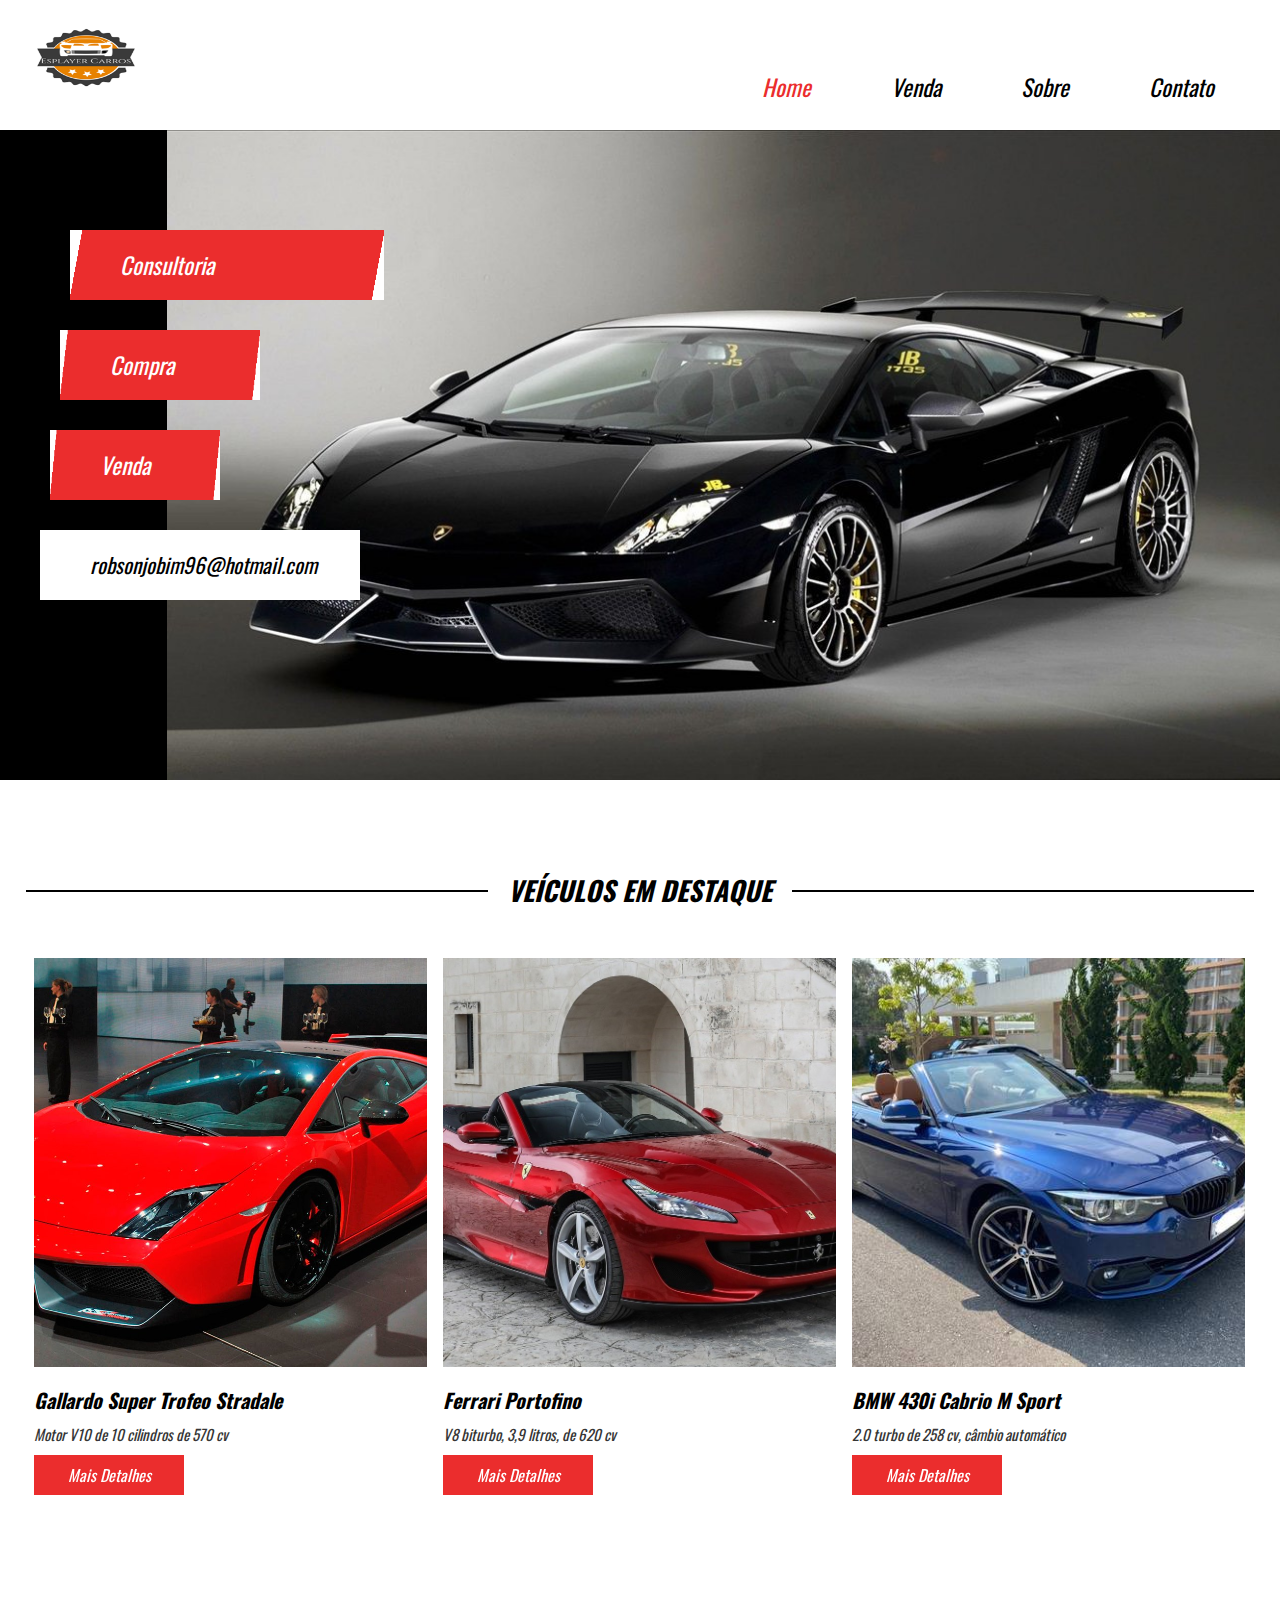
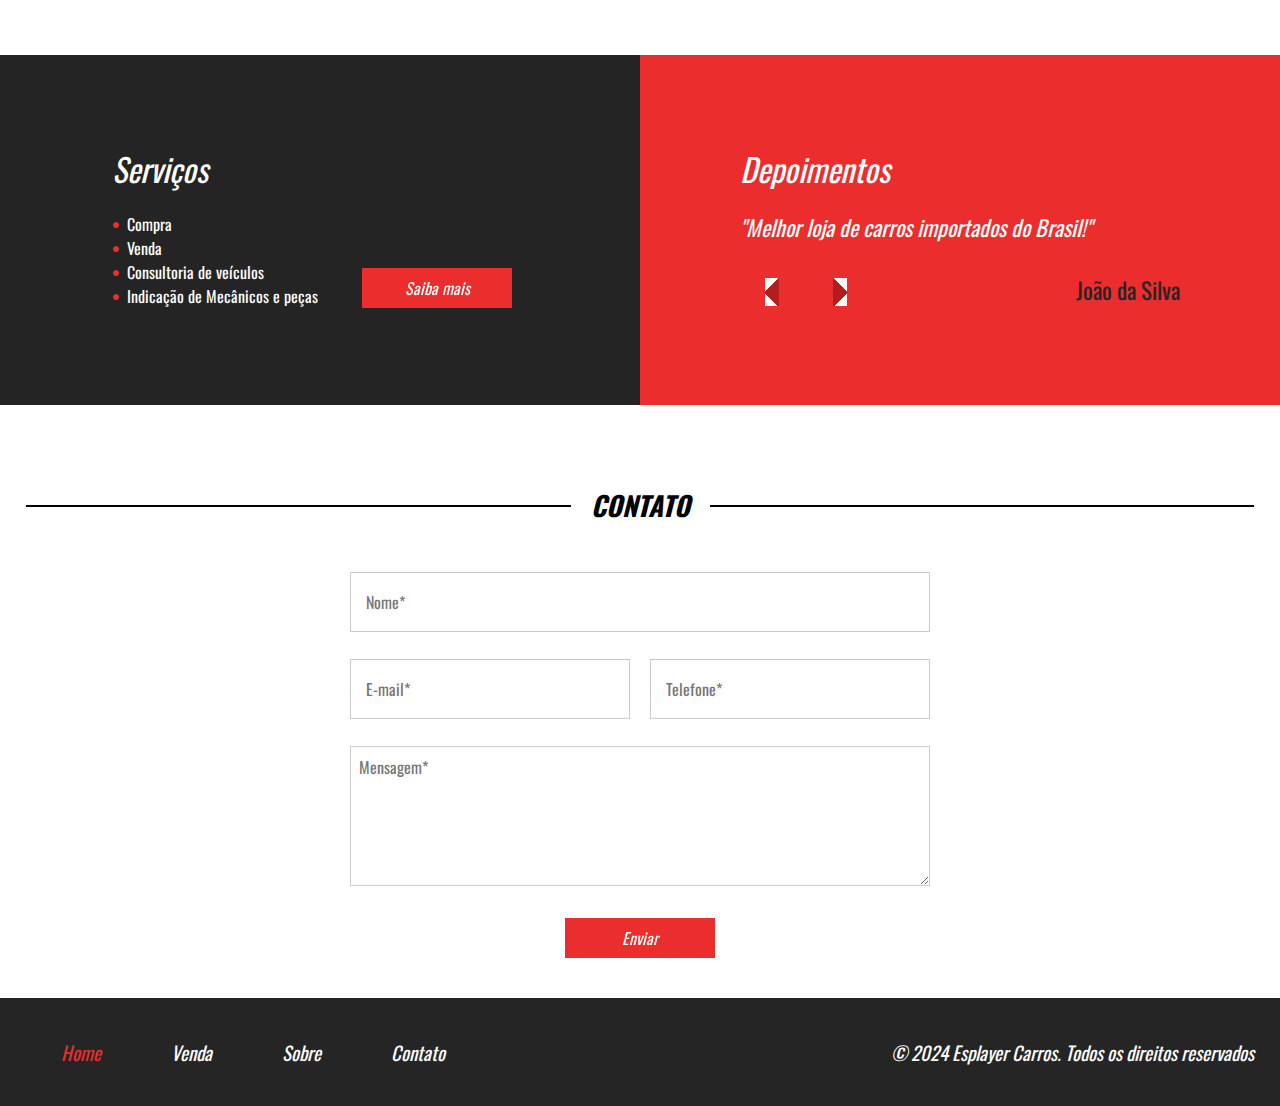
<file: index.html>
<!DOCTYPE html>
<html lang="pt-br">
  <head>
    <meta charset="utf-8" />
    <meta name="viewport" content="width=device-width, initial-scale=1.0" />
    <title>
      Esplayer Carros - Loja de Carros Importados Premium 
    </title>
    <meta
      name="description"
      content="Esplayer Carros - A melhor loja de carros importados do Brasil. Oferecemos consultoria especializada, compra e venda de veículos premium como Ferrari, Lamborghini e BMW."
    />
    <meta
      name="keywords"
      content="carros importados, Ferrari, Lamborghini, BMW, loja de carros, veículos premium, consultoria automotiva, compra de carros, venda de carros"
    />
    <meta name="author" content="Esplayer Carros" />

    <!-- Open Graph / Facebook -->
    <meta property="og:type" content="website" />
    <meta property="og:url" content="https://esplayercarros.com.br/" />
    <meta
      property="og:title"
      content="Esplayer Carros - Loja de Carros Importados Premium"
    />
    <meta
      property="og:description"
      content="A melhor loja de carros importados do Brasil. Oferecemos consultoria especializada, compra e venda de veículos premium."
    />
    <meta property="og:image" content="imagens/logo.png" />

    <!-- Twitter -->
    <meta property="twitter:card" content="summary_large_image" />
    <meta property="twitter:url" content="https://esplayercarros.com.br/" />
    <meta
      property="twitter:title"
      content="Esplayer Carros - Loja de Carros Importados Premium"
    />
    <meta
      property="twitter:description"
      content="A melhor loja de carros importados do Brasil. Oferecemos consultoria especializada, compra e venda de veículos premium."
    />
    <meta property="twitter:image" content="imagens/logo.png" />

    <!-- Favicon -->
    <link rel="shortcut icon" type="image/x-icon" href="logo.ico" />
    <link rel="icon" type="image/png" sizes="32x32" href="imagens/logo.png" />

    <!-- Preload critical resources -->
    <link
      rel="preload"
      href="https://fonts.googleapis.com/css?family=Oswald&display=swap"
      as="style"
      onload="this.onload=null;this.rel='stylesheet'"
    />
    <noscript
      ><link
        rel="stylesheet"
        href="https://fonts.googleapis.com/css?family=Oswald&display=swap"
    /></noscript>
    <link rel="preload" href="css/style_otimizado.css" as="style" />
    <link rel="stylesheet" href="css/style_otimizado.css" />
    
  </head>
  <body>
    <!-- Skip to main content for accessibility -->
    <a href="#main-content" class="skip-link"
      >Pular para o conteúdo principal</a
    >

    <header role="banner">
      <div class="container">
        <div class="logo">
          <img
            alt="Esplayer Carros - Logo da loja de carros importados"
            src="imagens/logo.png"
            width="120"
            height="120"
            loading="eager"
          />
        </div>
        <!--logo-->

        <nav class="desktop" role="navigation" aria-label="Menu principal">
          <ul>
            <li>
              <a style="color: #eb2d2d" href="index.html" aria-current="page"
                >Home</a
              >
            </li>
            <li><a href="venda.html">Venda</a></li>
            <li><a href="sobre.html">Sobre</a></li>
            <li><a href="#contato">Contato</a></li>
          </ul>
        </nav>
        <!--desktop-->

        <nav class="mobile" role="navigation" aria-label="Menu mobile">
          <input
            type="checkbox"
            id="menu-toggle"
            class="menu-toggle"
            aria-controls="mobile-menu"
          />
          <label for="menu-toggle" class="mobile-menu-toggle-label">
            <span class="sr-only">Abrir menu</span>
          </label>
          <ul id="mobile-menu" style="margin-top: 120px;">
            <li><a href="index.html">Home</a></li>
            <li><a href="venda.html">Venda</a></li>
            <li><a href="sobre.html">Sobre</a></li>
            <li><a href="#contato">Contato</a></li>
          </ul>
        </nav>
        <!--mobile-->

        <div class="clear"></div>
      </div>
      <!--container-->
    </header>

    <main id="main-content" role="main">
      <section class="banner" role="banner">
        <h1 class="sr-only">
          Esplayer Carros - Consultoria, Compra e Venda de Carros Importados
        </h1>
        <div class="container">
          <div class="text-banner">
            <div class="text-banner-single">Consultoria</div>
            <div class="text-banner-single">Compra</div>
            <div class="text-banner-single">Venda</div>
            <div class="text-banner-single">
              <a
                href="mailto:robsonjobim96@hotmail.com"
                aria-label="Enviar email para robsonjobim96@hotmail.com"
              >
                robsonjobim96@hotmail.com
              </a>
            </div>
          </div>
          <!--text-banner-->
        </div>
        <!--container-->
      </section>
      <!--banner-->

      <section class="veiculos-destaque" aria-labelledby="veiculos-titulo">
        <div class="line-titulo">
          <div class="ln1" aria-hidden="true"></div>
          <h2 id="veiculos-titulo">Veículos em destaque</h2>
        </div>
        <!--line-titulo-->
        <div class="container">
          <article class="vitrine-destaque">
            <div
              class="carro-img"
              style="background-image: url('imagens/car1c.jpg')"
              role="img"
              aria-label="Lamborghini Gallardo Super Trofeo Stradale"
            ></div>
            <!--carro-img-->
            <div class="info-carro">
              <h3>Gallardo Super Trofeo Stradale</h3>
              <p>Motor V10 de 10 cilindros de 570 cv</p>
              <a
                class="btn1"
                href="detal.html"
                aria-label="Ver mais detalhes do Lamborghini Gallardo"
                >Mais Detalhes</a
              >
            </div>
            <!--info-carro-->
          </article>
          <!--vitrine-destaque-->

          <article class="vitrine-destaque">
            <div
              class="carro-img"
              style="background-image: url('imagens/car2.jpg')"
              role="img"
              aria-label="Ferrari Portofino"
            ></div>
            <!--carro-img-->
            <div class="info-carro">
              <h3>Ferrari Portofino</h3>
              <p>V8 biturbo, 3,9 litros, de 620 cv</p>
              <a
                class="btn1"
                href="detal2.html"
                aria-label="Ver mais detalhes da Ferrari Portofino"
                >Mais Detalhes</a
              >
            </div>
            <!--info-carro-->
          </article>
          <!--vitrine-destaque-->

          <article class="vitrine-destaque">
            <div
              class="carro-img"
              style="background-image: url('imagens/car3.jpg')"
              role="img"
              aria-label="BMW 430i Cabrio M Sport"
            ></div>
            <!--carro-img-->
            <div class="info-carro">
              <h3>BMW 430i Cabrio M Sport</h3>
              <p>2.0 turbo de 258 cv, câmbio automático</p>
              <a
                class="btn1"
                href="detal3.html"
                aria-label="Ver mais detalhes do BMW 430i"
                >Mais Detalhes</a
              >
            </div>
            <!--info-carro-->
          </article>
          <!--vitrine-destaque-->
          <div class="clear"></div>
        </div>
        <!--container-->
      </section>
      <!--veiculos-destaque-->

      <section class="servicos-descricao">
        <div class="half1">
          <div class="half1-wraper">
            <h2>Serviços</h2>
            <ul>
              <li>Compra</li>
              <li>Venda</li>
              <li>Consultoria de veículos</li>
              <li>Indicação de Mecânicos e peças</li>
            </ul>
            <a
              class="btn1"
              href="sobre.html"
              aria-label="Saiba mais sobre nossos serviços"
              >Saiba mais</a
            >
          </div>
        </div>
        <!--half-1-->

        <div class="half2">
          <h2>Depoimentos</h2>
          <div class="depoimento-single">
            <blockquote>
              <p>"Melhor loja de carros importados do Brasil!"</p>
            </blockquote>
            <div class="navigation">
              <div class="arrows">
                <button prev aria-label="Depoimento anterior">
                  <img alt="" src="imagens/arrow-left.png" />
                </button>
                <button next aria-label="Próximo depoimento">
                  <img alt="" src="imagens/arrow-right.png" />
                </button>
              </div>
              <!--arrows-->
              <cite class="nome-depoimento">João da Silva</cite>
            </div>
            <!--navigation-->
          </div>
          <!--depoimento-single-->
          
          <div class="depoimento-single">
            <blockquote>
              <p>"Excelente atendimento e profissionalismo! A Esplayer Carros superou todas as minhas expectativas na compra do meu Ferrari. Recomendo muito!"</p>
            </blockquote>
            <div class="navigation">
              <div class="arrows">
                <button prev aria-label="Depoimento anterior">
                  <img alt="" src="imagens/arrow-left.png" />
                </button>
                <button next aria-label="Próximo depoimento">
                  <img alt="" src="imagens/arrow-right.png" />
                </button>
              </div>
              <!--arrows-->
              <cite class="nome-depoimento">Pedro Vieira</cite>
            </div>
            <!--navigation-->
          </div>
          <!--depoimento-single-->
        </div>
        <!--half2-->
      </section>
      <!--servicos-descricao-->

      <section id="contato" class="contato" aria-labelledby="contato-titulo">
        <div class="line-titulo">
          <div class="ln1" aria-hidden="true"></div>
          <h2 id="contato-titulo">Contato</h2>
        </div>
        <!--line-titulo-->

        <form action="#" method="post" novalidate>
          <div class="input-wraper w100">
            <label for="nome" class="sr-only">Nome completo</label>
            <input
              id="nome"
              name="nome"
              placeholder="Nome*"
              type="text"
              required
              aria-required="true"
            />
          </div>
          <!--input-wraper-->

          <div class="input-wraper w50">
            <label for="email" class="sr-only">E-mail</label>
            <input
              id="email"
              name="email"
              placeholder="E-mail*"
              type="email"
              required
              aria-required="true"
            />
          </div>
          <!--input-wraper-->

          <div class="input-wraper w50">
            <label for="telefone" class="sr-only">Telefone</label>
            <input
              id="telefone"
              name="telefone"
              placeholder="Telefone*"
              type="tel"
              required
              aria-required="true"
            />
          </div>
          <!--input-wraper-->

          <div class="input-wraper w100">
            <label for="mensagem" class="sr-only">Mensagem</label>
            <textarea
              id="mensagem"
              name="mensagem"
              placeholder="Mensagem*"
              required
              aria-required="true"
            ></textarea>
          </div>
          <!--input-wraper-->

          <div class="input-wraper w100">
            <input class="btn1" type="submit" value="Enviar" />
          </div>
          <!--input-wraper-->

          <div class="clear"></div>
          <!--clear-->
        </form>
      </section>
      <!--contato-->
    </main>

    <footer role="contentinfo">
      <div class="container">
        <nav role="navigation" aria-label="Menu do rodapé">
          <ul>
            <li><a style="color: #eb2d2d" href="index.html">Home</a></li>
            <li><a href="venda.html">Venda</a></li>
            <li><a href="sobre.html">Sobre</a></li>
            <li><a href="#contato">Contato</a></li>
          </ul>
        </nav>
        <p>&copy; 2024 Esplayer Carros. Todos os direitos reservados</p>
        <div class="clear"></div>
      </div>
      <!--container-->
    </footer>
    
    <!-- Scripts -->
    <script src="js/jquery.js"></script>
    <script src="js/functions.js"></script>
  </body>
</html>
</file>
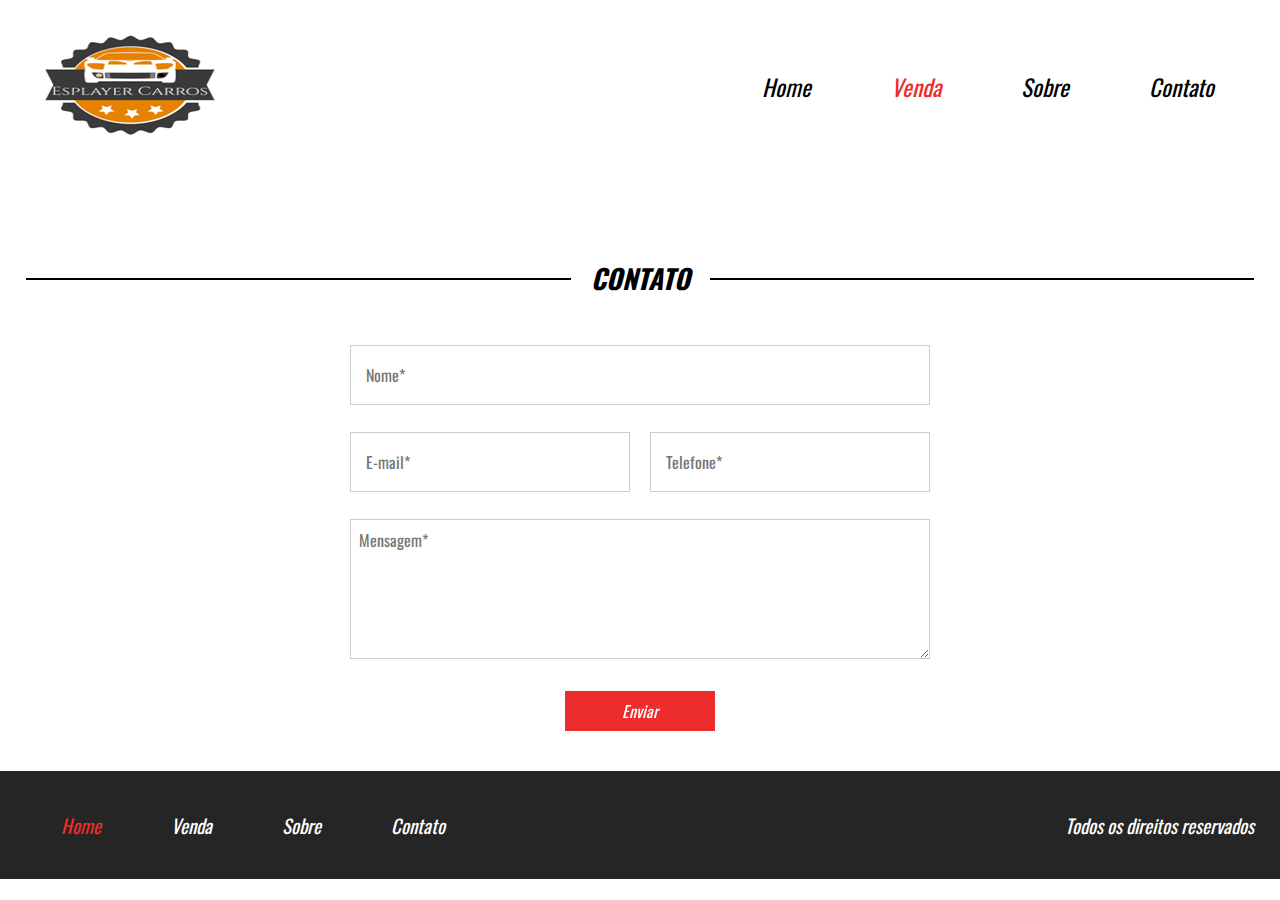
<file: contato.html>
<!DOCTYPE html>
<html lang="pt-br">
  <head>
    <title>Contato</title>
    <link rel="shortcut icon" type="image-x/png" href="logo.ico" />
    <link
      href="https://fonts.googleapis.com/css?family=Oswald"
      rel="stylesheet"
    />
    <link href="css/style_otimizado.css" rel="stylesheet" />
    <meta charset="utf-8" />
    <meta name="viewport" content="width=device-width,initial-scale=1.0" />
   
  </head>
  <body>
    <header>
      <div class="container">
        <div class="logo">
          <img alt="imagem" src="imagens/logo.png" />
        </div>
        <!--logo-->

        <nav class="desktop">
          <ul>
            <li><a href="index.html">Home</a></li>
            <li><a style="color: #eb2d2d" href="venda.html">Venda</a></li>
            <li><a href="sobre.html">Sobre</a></li>
            <li><a href="#contato">Contato</a></li>
          </ul>
        </nav>
        <!--desktop-->

        <nav class="mobile" role="navigation" aria-label="Menu mobile">
          <input
            type="checkbox"
            id="menu-toggle"
            class="menu-toggle"
            aria-controls="mobile-menu"
          />
          <label for="menu-toggle" class="mobile-menu-toggle-label">
            <span class="sr-only">Abrir menu</span>
          </label>
          <ul id="mobile-menu" style="margin-top: 120px;">
            <li><a href="index.html">Home</a></li>
            <li><a href="venda.html">Venda</a></li>
            <li><a href="sobre.html">Sobre</a></li>
            <li><a style="color: #eb2d2d" href="contato.html" aria-current="page">Contato</a></li>
          </ul>
        </nav>
        <!--mobile-->

        <div class="clear"></div>
      </div>
      <!--container-->
    </header>
	<br>
    <br>
    <section id="contato" class="contato">
      <div class="line-titulo">
        <div class="ln1"></div>
        <h2>Contato</h2>
      </div>
      <!--line-titulo-->

      <form>
        <div class="input-wraper w100">
          <input placeholder="Nome*" type="text" required />
        </div>
        <!--input-wraper-->

        <div class="input-wraper w50">
          <input placeholder="E-mail*" type="text" required />
        </div>
        <!--input-wraper-->

        <div class="input-wraper w50">
          <input placeholder="Telefone*" type="text" required />
        </div>
        <!--input-wraper-->

        <div class="input-wraper w100">
          <textarea placeholder="Mensagem*" required></textarea>
        </div>
        <!--input-wraper-->

        <div class="input-wraper w100">
          <input class="btn1" type="submit" value="Enviar" />
        </div>
        <!--input-wraper-->

        <div class="clear"></div>
        <!--clear-->
      </form>
    </section>
    <!--contato-->

    <footer>
      <div class="container">
        <nav>
          <ul>
            <li><a style="color: #eb2d2d" href="">Home</a></li>
            <li><a href="venda.html">Venda</a></li>
            <li><a href="sobre.html">Sobre</a></li>
            <li><a href="">Contato</a></li>
          </ul>
        </nav>
        <p>Todos os direitos reservados</p>
        <div class="clear"></div>
      </div>
      <!--container-->
    </footer>
    <script src="js/jquery.js"></script>
    <script src="js/functions.js"></script>
  </body>
</html>
</file>
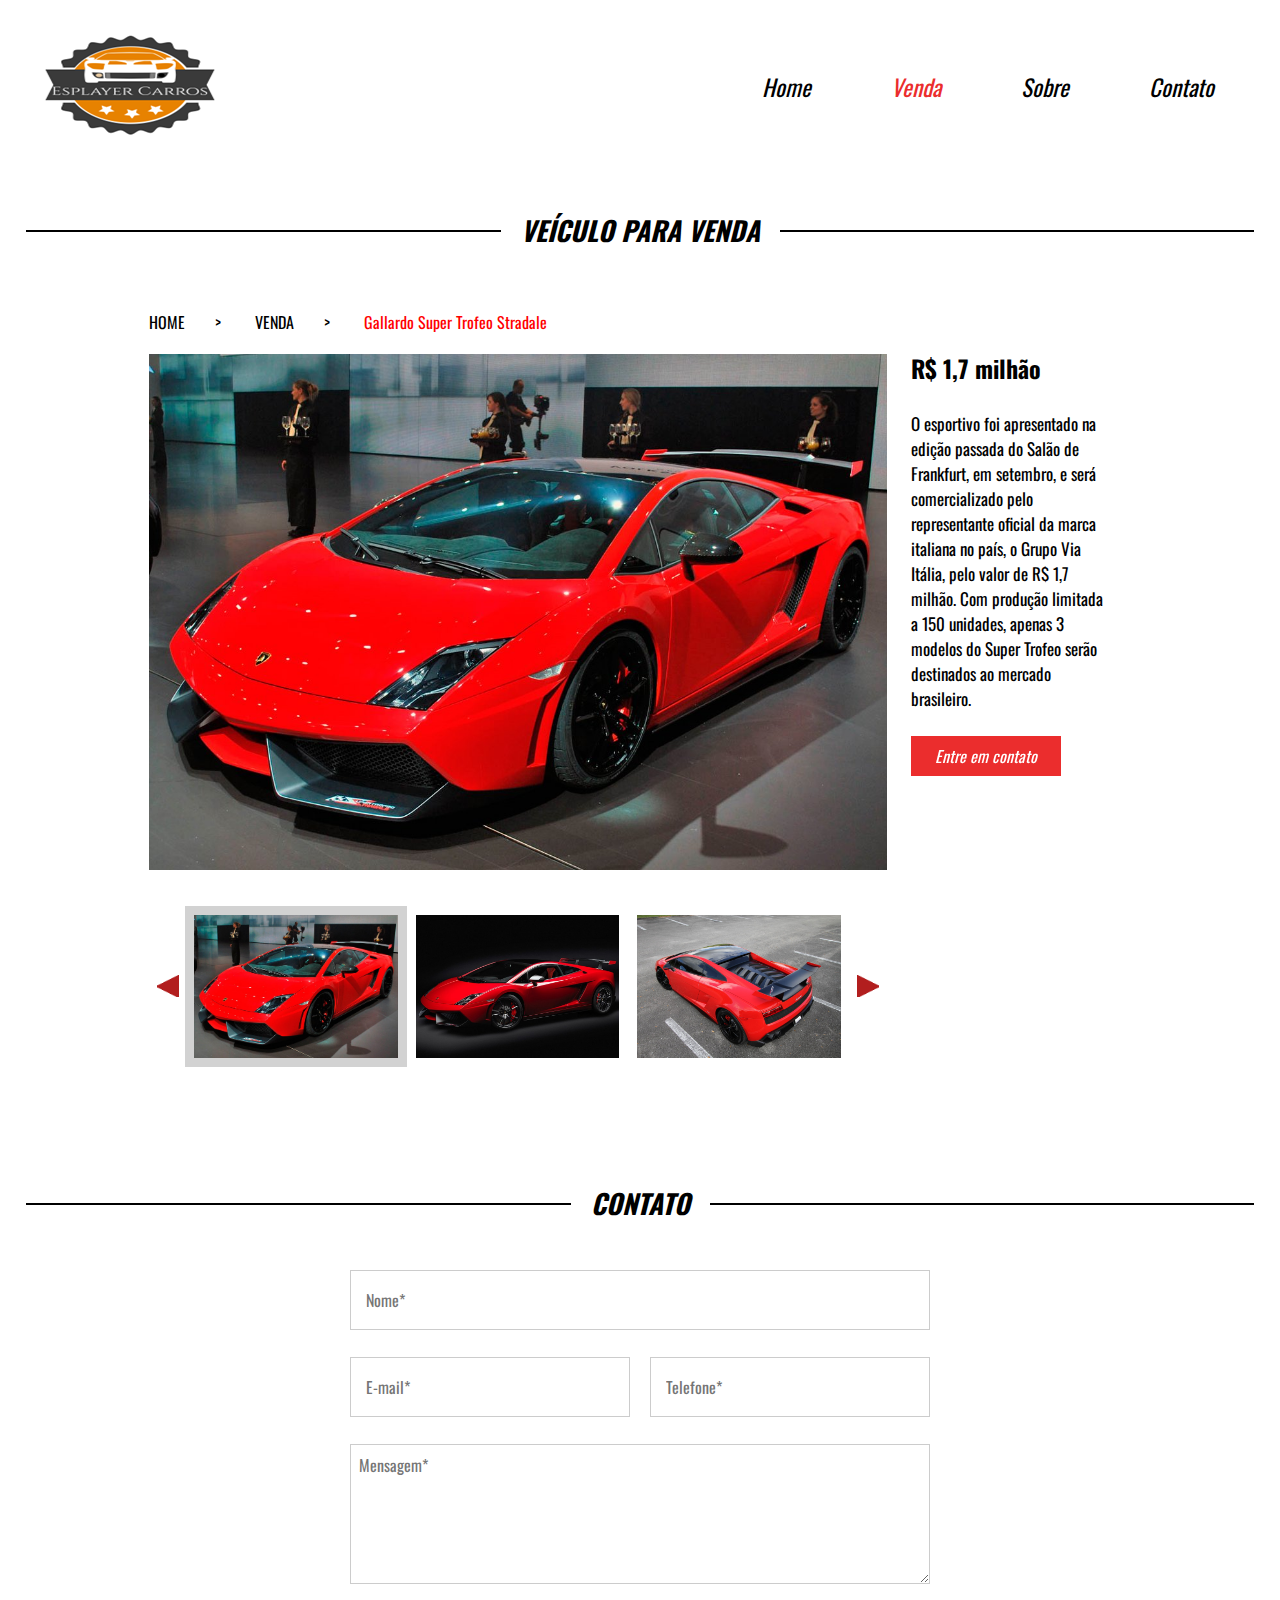
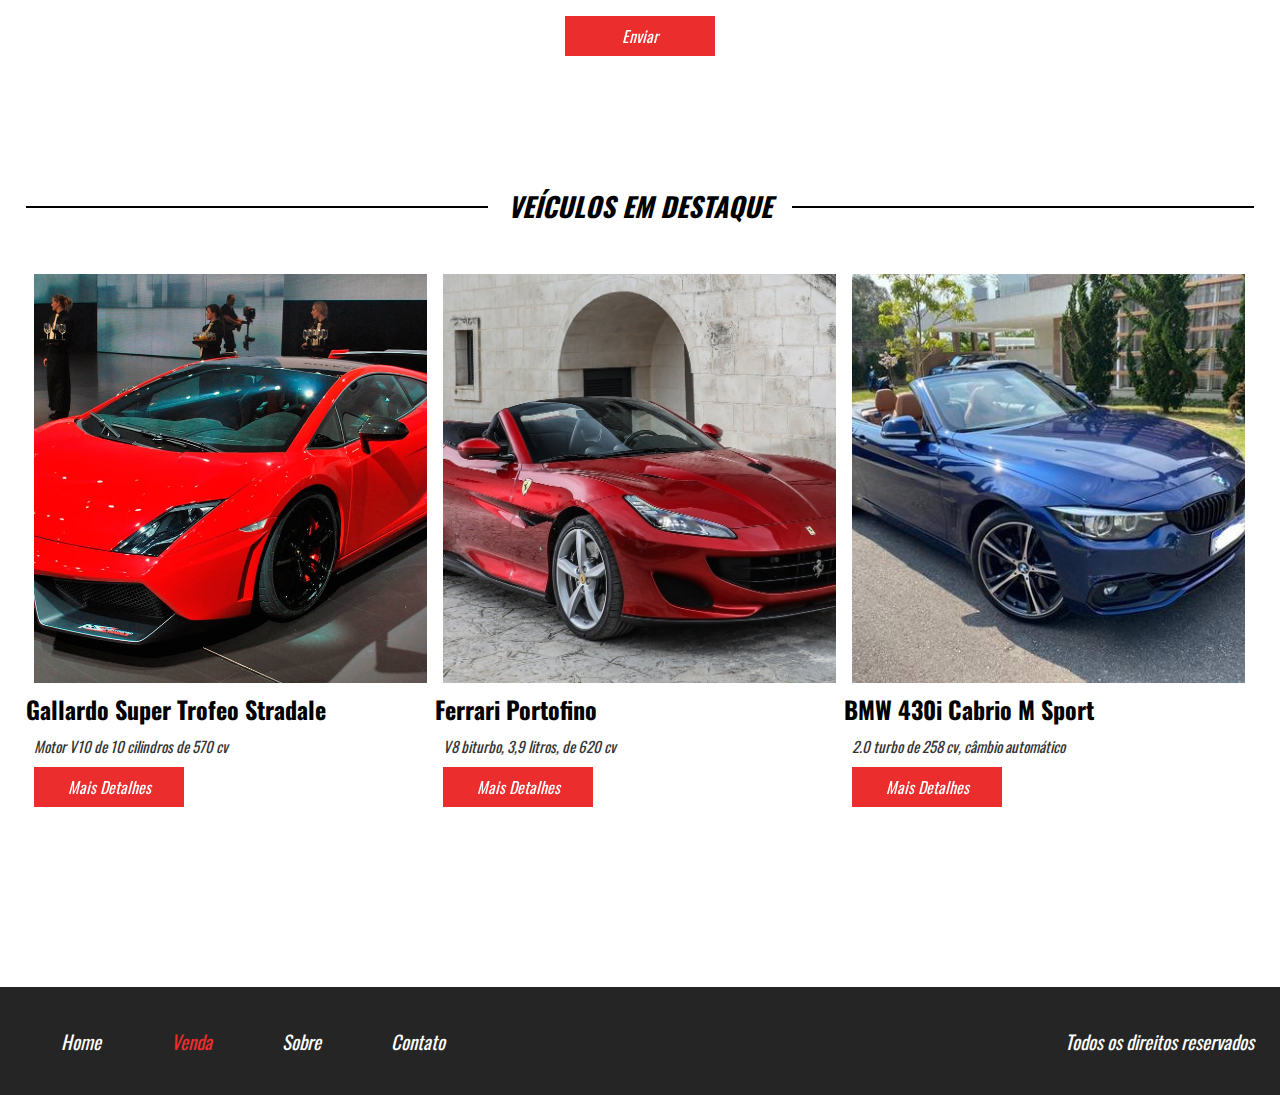
<file: detal.html>
<!DOCTYPE html>
<html lang="pt-br">
  <head>
    <title>Esplayer Carros</title>
    <link rel="shortcut icon" type="image-x/png" href="logo.ico" />
    <link
      href="https://fonts.googleapis.com/css?family=Oswald"
      rel="stylesheet"
    />
    <link href="css/style_otimizado.css" rel="stylesheet" />
    <meta charset="utf-8" />
    <meta name="viewport" content="width=device-width,initial-scale=1.0" />
    
  </head>
  <body>
    <header>
      <div class="container">
        <div class="logo">
          <img alt="imagem" src="imagens/logo.png" />
        </div>
        <!--logo-->

        <nav class="desktop">
          <ul>
            <li><a href="index.html">Home</a></li>
            <li><a style="color: #eb2d2d" href="venda.html">Venda</a></li>
            <li><a href="sobre.html">Sobre</a></li>
            <li><a href="#contato">Contato</a></li>
          </ul>
        </nav>
        <!--desktop-->

        <nav class="mobile" role="navigation" aria-label="Menu mobile">
          <input
            type="checkbox"
            id="menu-toggle"
            class="menu-toggle"
            aria-controls="mobile-menu"
          />
          <label for="menu-toggle" class="mobile-menu-toggle-label">
            <span class="sr-only">Abrir menu</span>
          </label>
          <ul id="mobile-menu" style="margin-top: 120px;">
            <li><a href="index.html">Home</a></li>
            <li><a href="venda.html">Venda</a></li>
            <li><a href="sobre.html">Sobre</a></li>
            <li><a href="#contato">Contato</a></li>
          </ul>
        </nav>
        <!--mobile-->

        <div class="clear"></div>
      </div>
      <!--container-->
    </header>

    <section class="venda-single">
      <div class="line-titulo">
        <div class="ln1"></div>
        <h2>Veículo para Venda</h2>
      </div>

      <div class="container">
        <div class="info-veiculo">
          <div class="info-bread">
            <a href="index.html">HOME</a><span>></span>
            <a href="venda.html">VENDA</a><span>></span>
            <a href="">Gallardo Super Trofeo Stradale</a>
          </div>
          <div class="foto-destaque"></div>
          <div class="nav-galeria-parent">
            <div class="arrow-left-nav"></div>
            <div class="arrow-right-nav"></div>
            <div class="nav-galeria">
              <div class="nav-galeria-wraper">
                <div class="mini-img-wraper">
                  <div
                    style="background-image: url('imagens/car1c.jpg')"
                    class="mini-img"
                  ></div>
                </div>
                <div class="mini-img-wraper">
                  <div
                    style="background-image: url('imagens/car1a.jpg')"
                    class="mini-img"
                  ></div>
                </div>
                <div class="mini-img-wraper">
                  <div
                    style="background-image: url('imagens/car1b.jpg')"
                    class="mini-img"
                  ></div>
                </div>
                <div class="mini-img-wraper">
                  <div
                    style="background-image: url('imagens/car1.png')"
                    class="mini-img"
                  ></div>
                </div>
              </div>
              <!--nav-galeria-wraper-->
            </div>
            <!--nav-galeria-->
          </div>
          <!--nav-galeria-parent-->
        </div>
        <!--info-->

        <div class="descricao-veiculo">
          <h2>R$ 1,7 milhão</h2>
          <p>
            O esportivo foi apresentado na edição passada do Salão de Frankfurt,
            em setembro, e será comercializado pelo representante oficial da
            marca italiana no país, o Grupo Via Itália, pelo valor de R$ 1,7
            milhão. Com produção limitada a 150 unidades, apenas 3 modelos do
            Super Trofeo serão destinados ao mercado brasileiro.
          </p>
          <a class="btn1" href="">Entre em contato</a>
        </div>
        <!--descricao-veiculo-->
        <div class="clear"></div>
      </div>
      <!--container-->
    </section>
    <!--venda-single-->

    <section id="contato" class="contato">
      <div class="line-titulo">
        <div class="ln1"></div>
        <h2>Contato</h2>
      </div>
      <!--line-titulo-->

      <form>
        <div class="input-wraper w100">
          <input placeholder="Nome*" type="text" required />
        </div>
        <!--input-wraper-->

        <div class="input-wraper w50">
          <input placeholder="E-mail*" type="text" required />
        </div>
        <!--input-wraper-->

        <div class="input-wraper w50">
          <input placeholder="Telefone*" type="text" required />
        </div>
        <!--input-wraper-->

        <div class="input-wraper w100">
          <textarea placeholder="Mensagem*" required></textarea>
        </div>
        <!--input-wraper-->

        <div class="input-wraper w100">
          <input class="btn1" type="submit" value="Enviar" />
        </div>
        <!--input-wraper-->

        <div class="clear"></div>
        <!--clear-->
      </form>
    </section>
    <!--contato-->

    <section class="veiculos-destaque">
      <div class="line-titulo">
        <div class="ln1"></div>
        <h2>Veículos em destaque</h2>
      </div>
      <!--line-titulo-->
      <div class="container">
        <div class="vitrine-destaque">
          <div
            style="background-image: url('imagens/car1c.jpg')"
            class="carro-img"
          ></div>
          <!--carro-img-->
          <div class="info-carro">
            <h2>Gallardo Super Trofeo Stradale</h2>
            <p>Motor V10 de 10 cilindros de 570 cv</p>
            <a class="btn1" href="">Mais Detalhes</a>
          </div>
          <!--info-carro-->
        </div>
        <!--vitrine-destaque-->

        <div class="vitrine-destaque">
          <div
            style="background-image: url('imagens/car2.jpg')"
            class="carro-img"
          ></div>
          <!--carro-img-->
          <div class="info-carro">
            <h2>Ferrari Portofino</h2>
            <p>V8 biturbo, 3,9 litros, de 620 cv</p>
            <a class="btn1" href="detal2.html">Mais Detalhes</a>
          </div>
          <!--info-carro-->
        </div>
        <!--vitrine-destaque-->

        <div class="vitrine-destaque">
          <div
            style="background-image: url('imagens/car3.jpg')"
            class="carro-img"
          ></div>
          <!--carro-img-->
          <div class="info-carro">
            <h2>BMW 430i Cabrio M Sport</h2>
            <p>2.0 turbo de 258 cv, câmbio automático</p>
            <a class="btn1" href="detal3.html">Mais Detalhes</a>
          </div>
          <!--info-carro-->
        </div>
        <!--vitrine-destaque-->
        <div class="clear"></div>
      </div>
      <!--container-->
    </section>
    <!--veiculos-destaque-->

    <footer>
      <div class="container">
        <nav>
          <ul>
            <li><a href="index.html">Home</a></li>
            <li><a style="color: #eb2d2d" href="venda.html">Venda</a></li>
            <li><a href="sobre.html">Sobre</a></li>
            <li><a href="">Contato</a></li>
          </ul>
        </nav>
        <p>Todos os direitos reservados</p>
        <div class="clear"></div>
      </div>
      <!--container-->
    </footer>
    <script src="js/jquery.js"></script>
    <script src="js/functions.js"></script>
  </body>
</html>
</file>
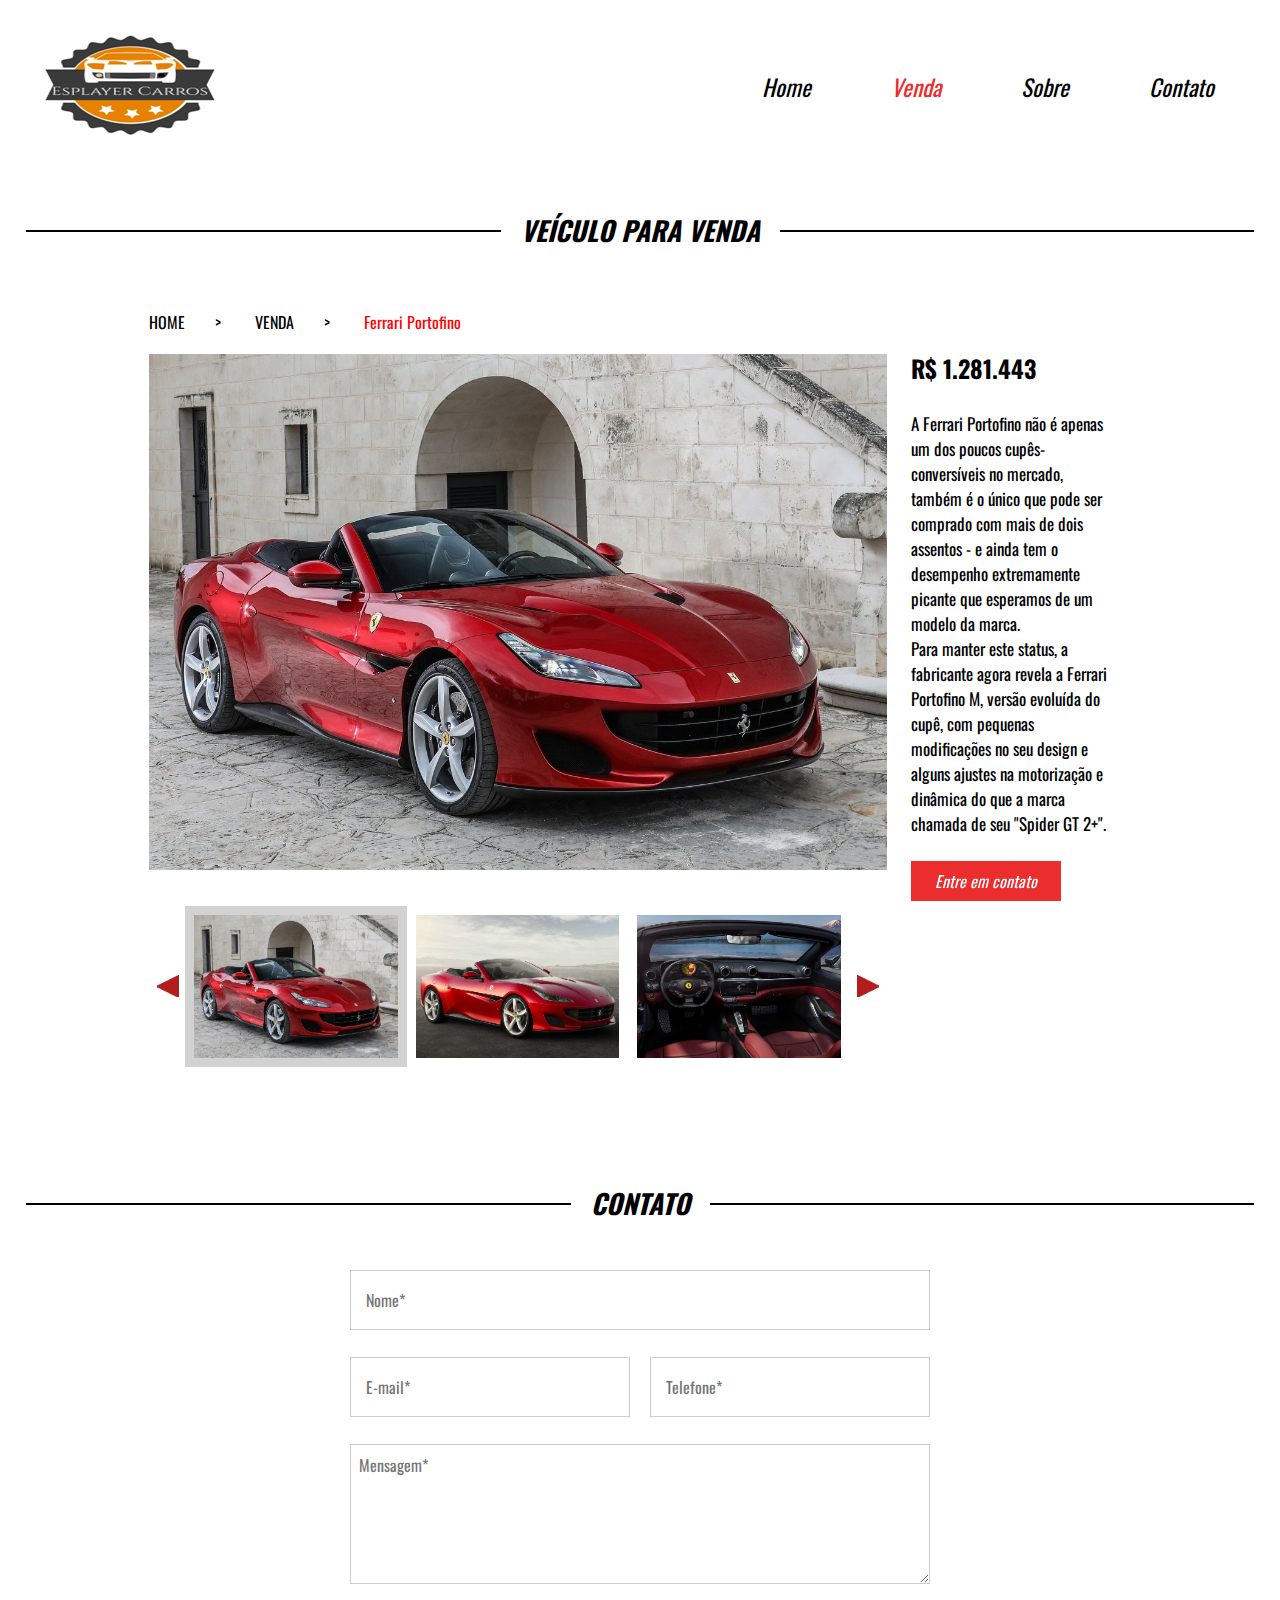
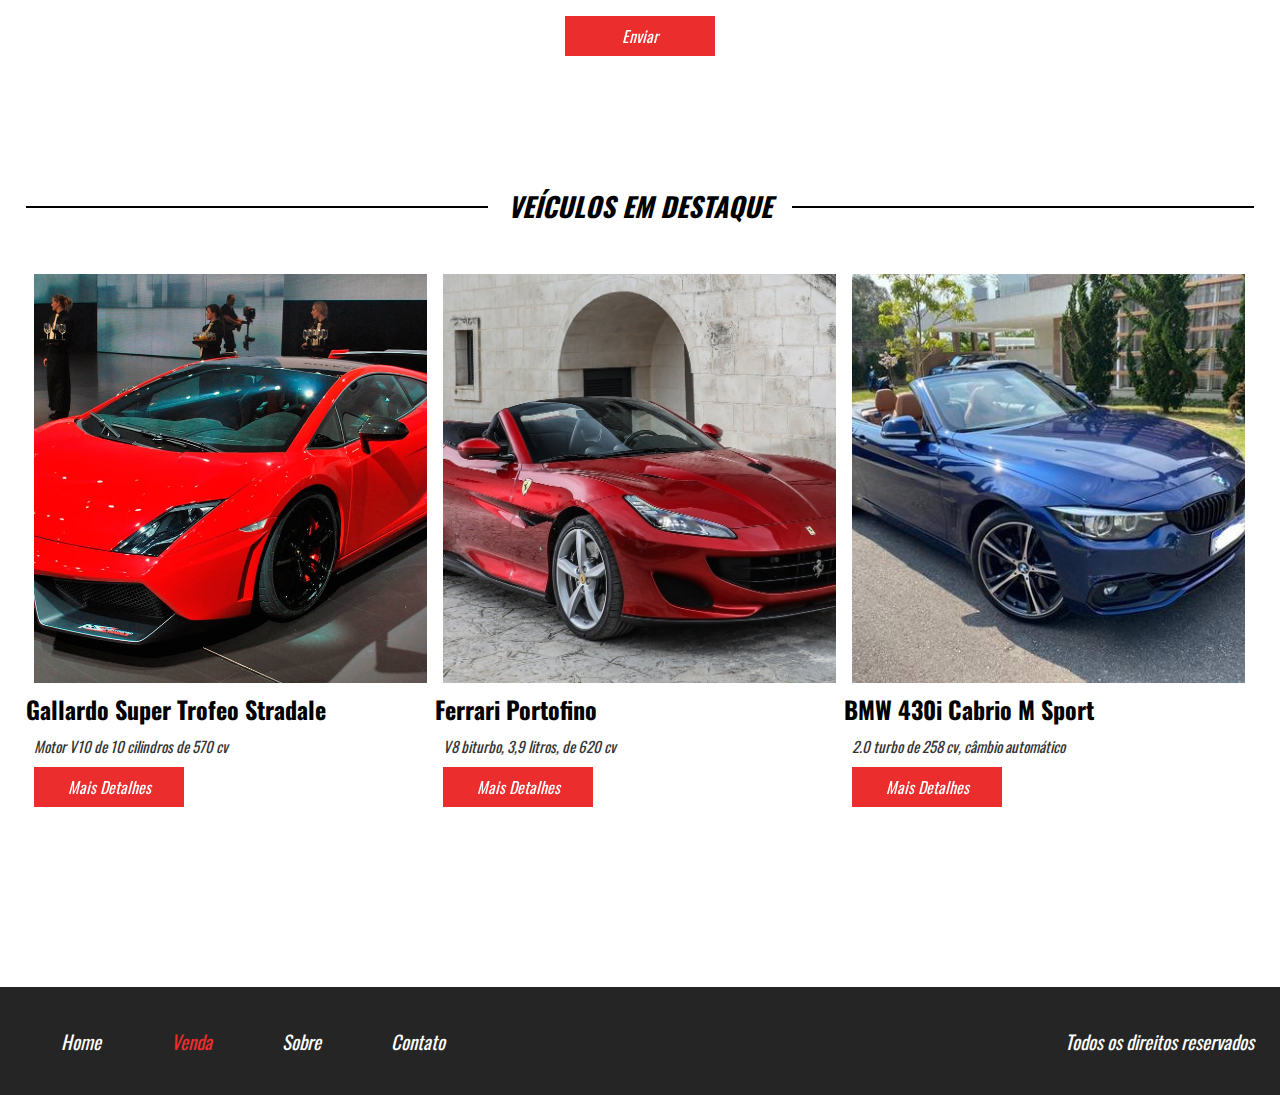
<file: detal2.html>
<!DOCTYPE html>
<html lang="pt-br">
  <head>
    <title>Esplayer Carros</title>
    <link rel="shortcut icon" type="image-x/png" href="logo.ico" />
    <link
      href="https://fonts.googleapis.com/css?family=Oswald"
      rel="stylesheet"
    />
    <link href="css/style_otimizado.css" rel="stylesheet" />
    <meta charset="utf-8" />
    <meta name="viewport" content="width=device-width,initial-scale=1.0" />
    
  </head>
  <body>
    <header>
      <div class="container">
        <div class="logo">
          <img alt="imagem" src="imagens/logo.png" />
        </div>
        <!--logo-->

        <nav class="desktop">
          <ul>
            <li><a href="index.html">Home</a></li>
            <li><a style="color: #eb2d2d" href="venda.html">Venda</a></li>
            <li><a href="sobre.html">Sobre</a></li>
            <li><a href="#contato">Contato</a></li>
          </ul>
        </nav>
        <!--desktop-->

        <nav class="mobile" role="navigation" aria-label="Menu mobile">
          <input
            type="checkbox"
            id="menu-toggle"
            class="menu-toggle"
            aria-controls="mobile-menu"
          />
          <label for="menu-toggle" class="mobile-menu-toggle-label">
            <span class="sr-only">Abrir menu</span>
          </label>
          <ul id="mobile-menu" style="margin-top: 120px;">
            <li><a href="index.html">Home</a></li>
            <li><a href="venda.html">Venda</a></li>
            <li><a href="sobre.html">Sobre</a></li>
            <li><a href="#contato">Contato</a></li>
          </ul>
        </nav>
        <!--mobile-->

        <div class="clear"></div>
      </div>
      <!--container-->
    </header>

    <section class="venda-single">
      <div class="line-titulo">
        <div class="ln1"></div>
        <h2>Veículo para Venda</h2>
      </div>

      <div class="container">
        <div class="info-veiculo">
          <div class="info-bread">
            <a href="index.html">HOME</a><span>></span>
            <a href="venda.html">VENDA</a><span>></span>
            <a href="">Ferrari Portofino</a>
          </div>
          <div class="foto-destaque"></div>
          <div class="nav-galeria-parent">
            <div class="arrow-left-nav"></div>
            <div class="arrow-right-nav"></div>
            <div class="nav-galeria">
              <div class="nav-galeria-wraper">
                <div class="mini-img-wraper">
                  <div
                    style="background-image: url('imagens/car2.jpg')"
                    class="mini-img"
                  ></div>
                </div>
                <div class="mini-img-wraper">
                  <div
                    style="background-image: url('imagens/car2b.jpeg')"
                    class="mini-img"
                  ></div>
                </div>
                <div class="mini-img-wraper">
                  <div
                    style="background-image: url('imagens/car2c.jpg')"
                    class="mini-img"
                  ></div>
                </div>
                <div class="mini-img-wraper">
                  <div
                    style="background-image: url('imagens/car2a.jpg')"
                    class="mini-img"
                  ></div>
                </div>
                <div class="mini-img-wraper">
                  <div
                    style="background-image: url('imagens/car2a.jpg')"
                    class="mini-img"
                  ></div>
                </div>
                <div class="mini-img-wraper">
                  <div
                    style="background-image: url('imagens/car2b.jpeg')"
                    class="mini-img"
                  ></div>
                </div>
              </div>
              <!--nav-galeria-wraper-->
            </div>
            <!--nav-galeria-->
          </div>
          <!--nav-galeria-parent-->
        </div>
        <!--info-->

        <div class="descricao-veiculo">
          <h2>R$ 1.281.443</h2>
          <p>
            A Ferrari Portofino não é apenas um dos poucos cupês-conversíveis no
            mercado, também é o único que pode ser comprado com mais de dois
            assentos - e ainda tem o desempenho extremamente picante que
            esperamos de um modelo da marca.<br />
            Para manter este status, a fabricante agora revela a Ferrari
            Portofino M, versão evoluída do cupê, com pequenas modificações no
            seu design e alguns ajustes na motorização e dinâmica do que a marca
            chamada de seu "Spider GT 2+".
          </p>
          <a class="btn1" href="">Entre em contato</a>
        </div>
        <!--descricao-veiculo-->
        <div class="clear"></div>
      </div>
      <!--container-->
    </section>
    <!--venda-single-->

    <section id="contato" class="contato">
      <div class="line-titulo">
        <div class="ln1"></div>
        <h2>Contato</h2>
      </div>
      <!--line-titulo-->

      <form>
        <div class="input-wraper w100">
          <input placeholder="Nome*" type="text" required />
        </div>
        <!--input-wraper-->

        <div class="input-wraper w50">
          <input placeholder="E-mail*" type="text" required />
        </div>
        <!--input-wraper-->

        <div class="input-wraper w50">
          <input placeholder="Telefone*" type="text" required />
        </div>
        <!--input-wraper-->

        <div class="input-wraper w100">
          <textarea placeholder="Mensagem*" required></textarea>
        </div>
        <!--input-wraper-->

        <div class="input-wraper w100">
          <input class="btn1" type="submit" value="Enviar" />
        </div>
        <!--input-wraper-->

        <div class="clear"></div>
        <!--clear-->
      </form>
    </section>
    <!--contato-->

    <section class="veiculos-destaque">
      <div class="line-titulo">
        <div class="ln1"></div>
        <h2>Veículos em destaque</h2>
      </div>
      <!--line-titulo-->
      <div class="container">
        <div class="vitrine-destaque">
          <div
            style="background-image: url('imagens/car1c.jpg')"
            class="carro-img"
          ></div>
          <!--carro-img-->
          <div class="info-carro">
            <h2>Gallardo Super Trofeo Stradale</h2>
            <p>Motor V10 de 10 cilindros de 570 cv</p>
            <a class="btn1" href="detal.html">Mais Detalhes</a>
          </div>
          <!--info-carro-->
        </div>
        <!--vitrine-destaque-->

        <div class="vitrine-destaque">
          <div
            style="background-image: url('imagens/car2.jpg')"
            class="carro-img"
          ></div>
          <!--carro-img-->
          <div class="info-carro">
            <h2>Ferrari Portofino</h2>
            <p>V8 biturbo, 3,9 litros, de 620 cv</p>
            <a class="btn1" href="">Mais Detalhes</a>
          </div>
          <!--info-carro-->
        </div>
        <!--vitrine-destaque-->

        <div class="vitrine-destaque">
          <div
            style="background-image: url('imagens/car3.jpg')"
            class="carro-img"
          ></div>
          <!--carro-img-->
          <div class="info-carro">
            <h2>BMW 430i Cabrio M Sport</h2>
            <p>2.0 turbo de 258 cv, câmbio automático</p>
            <a class="btn1" href="detal3.html">Mais Detalhes</a>
          </div>
          <!--info-carro-->
        </div>
        <!--vitrine-destaque-->
        <div class="clear"></div>
      </div>
      <!--container-->
    </section>
    <!--veiculos-destaque-->

    <footer>
      <div class="container">
        <nav>
          <ul>
            <li><a href="index.html">Home</a></li>
            <li><a style="color: #eb2d2d" href="venda.html">Venda</a></li>
            <li><a href="sobre.html">Sobre</a></li>
            <li><a href="">Contato</a></li>
          </ul>
        </nav>
        <p>Todos os direitos reservados</p>
        <div class="clear"></div>
      </div>
      <!--container-->
    </footer>
    <script src="js/jquery.js"></script>
    <script src="js/functions.js"></script>
  </body>
</html>
</file>
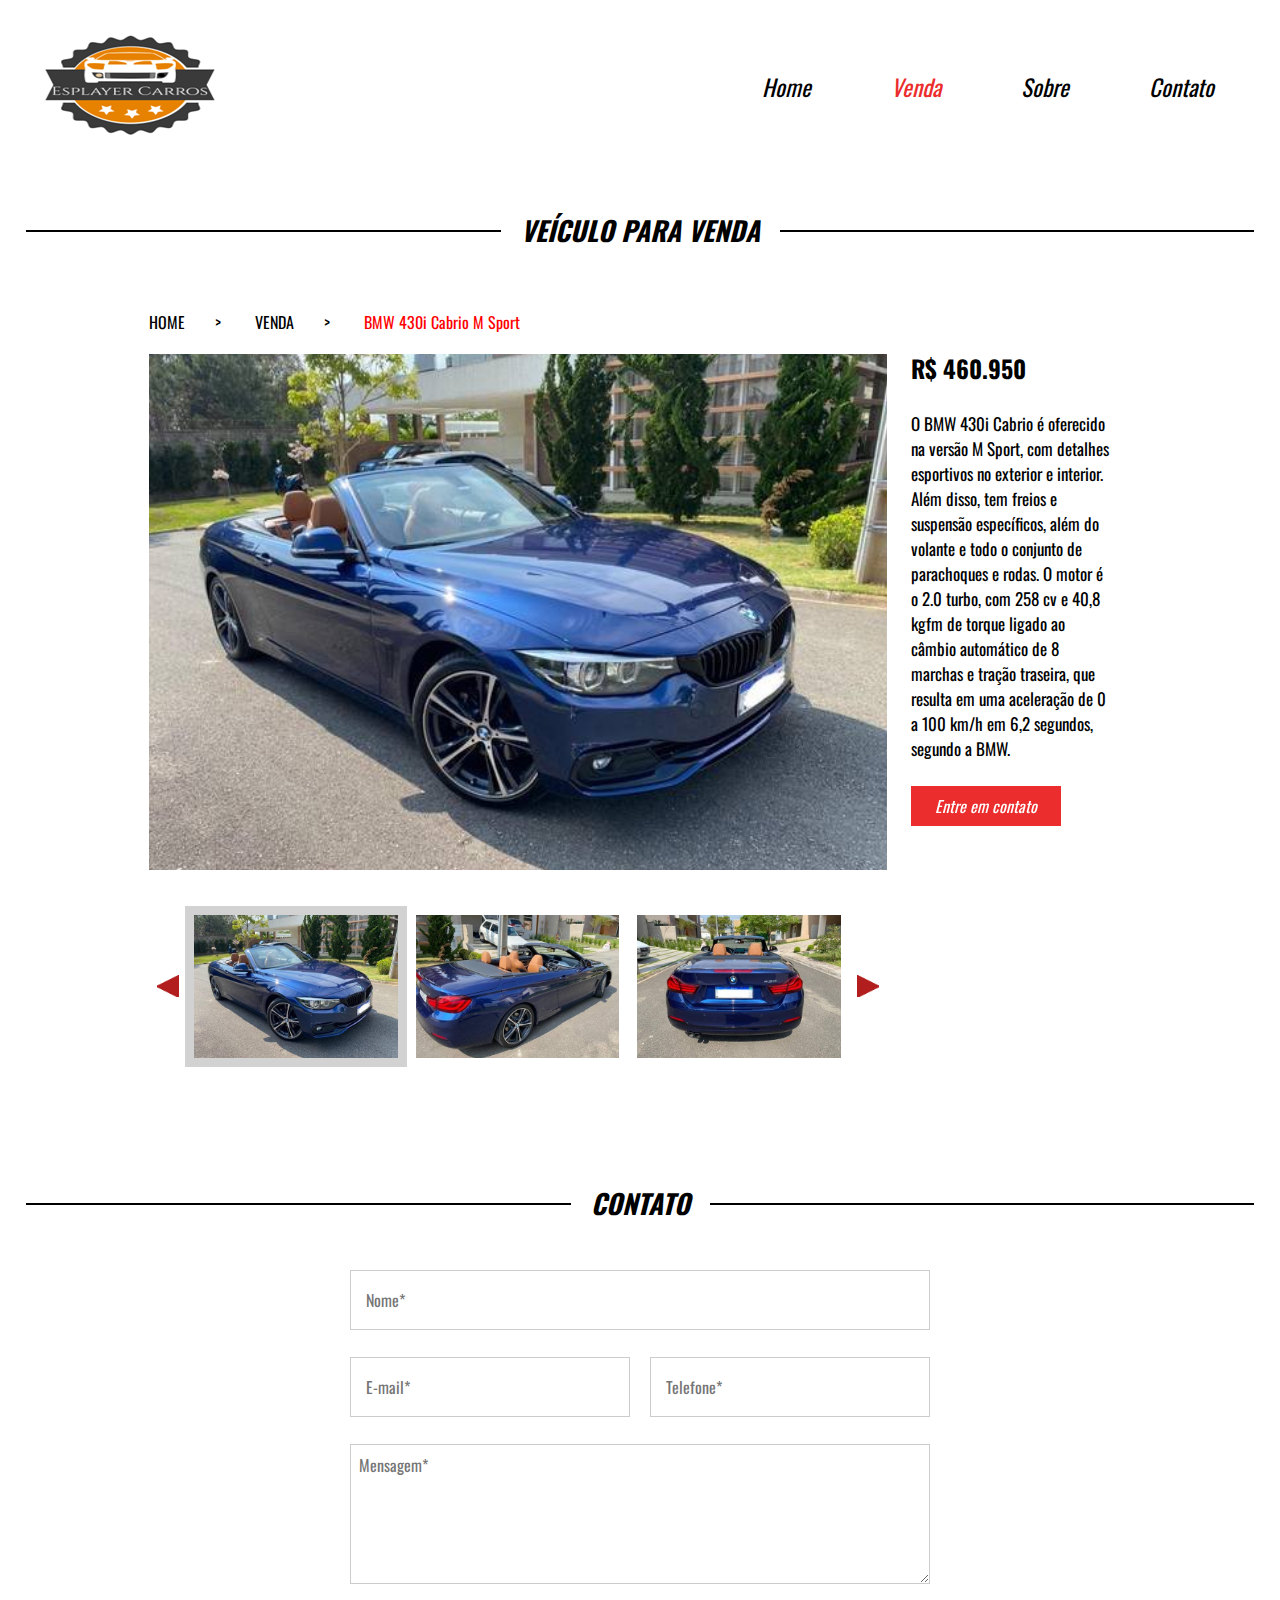
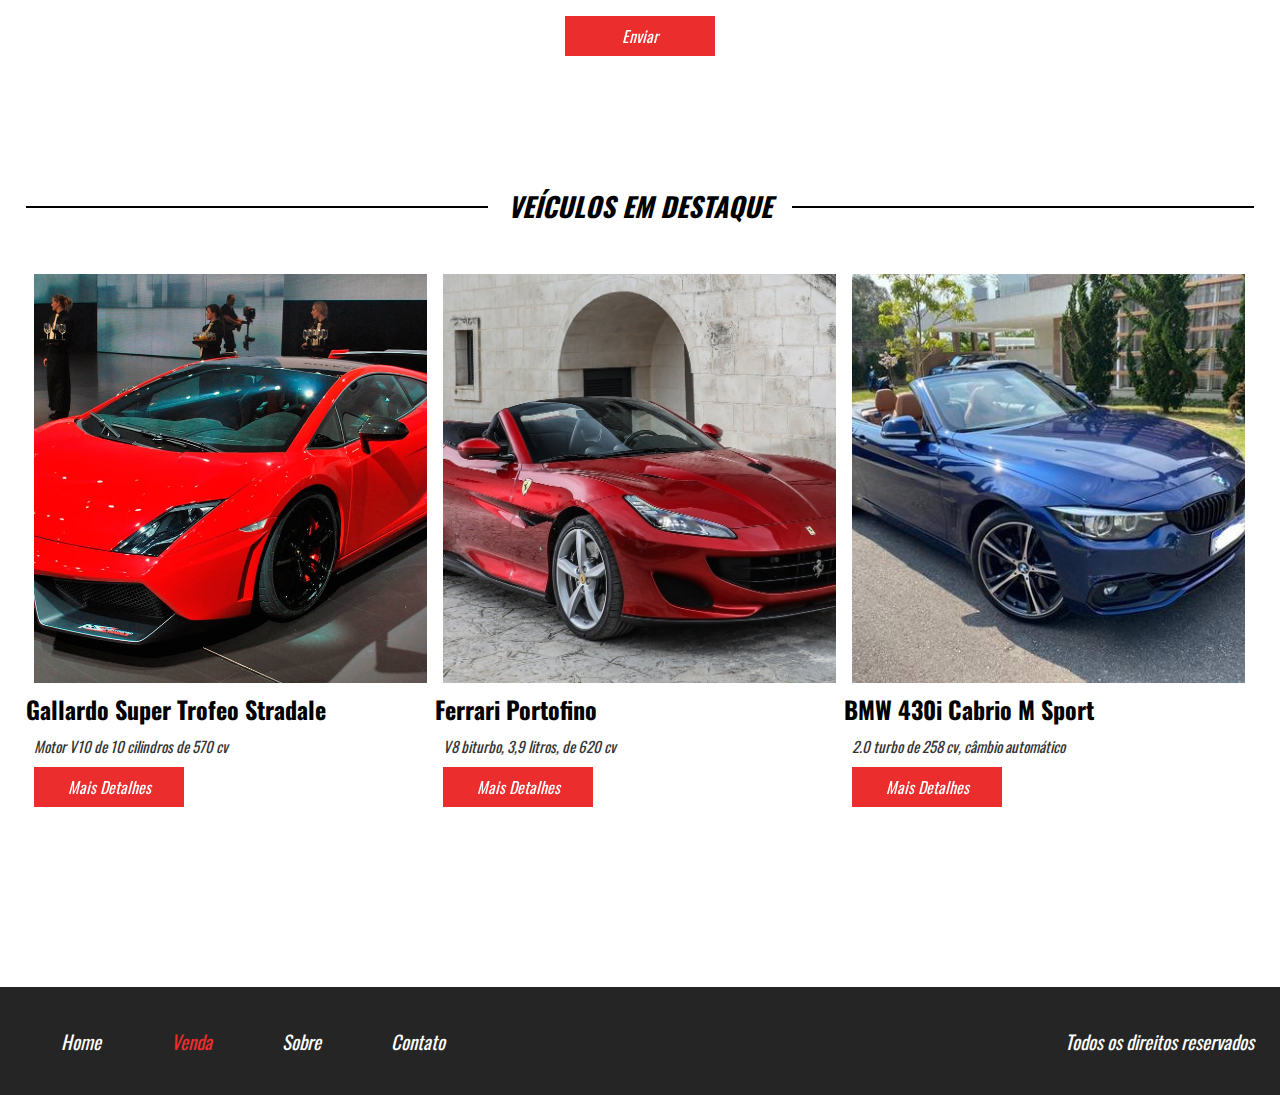
<file: detal3.html>
<!DOCTYPE html>
<html lang="pt-br">
  <head>
    <title>Esplayer Carros</title>
    <link rel="shortcut icon" type="image-x/png" href="logo.ico" />
    <link
      href="https://fonts.googleapis.com/css?family=Oswald"
      rel="stylesheet"
    />
    <link href="css/style_otimizado.css" rel="stylesheet" />
    <meta charset="utf-8" />
    <meta name="viewport" content="width=device-width,initial-scale=1.0" />
    
  </head>
  <body>
    <header>
      <div class="container">
        <div class="logo">
          <img alt="imagem" src="imagens/logo.png" />
        </div>
        <!--logo-->

        <nav class="desktop">
          <ul>
            <li><a href="index.html">Home</a></li>
            <li><a style="color: #eb2d2d" href="venda.html">Venda</a></li>
            <li><a href="sobre.html">Sobre</a></li>
            <li><a href="#contato">Contato</a></li>
          </ul>
        </nav>
        <!--desktop-->

        <nav class="mobile" role="navigation" aria-label="Menu mobile">
          <input
            type="checkbox"
            id="menu-toggle"
            class="menu-toggle"
            aria-controls="mobile-menu"
          />
          <label for="menu-toggle" class="mobile-menu-toggle-label">
            <span class="sr-only">Abrir menu</span>
          </label>
          <ul id="mobile-menu" style="margin-top: 120px;">
            <li><a href="index.html">Home</a></li>
            <li><a href="venda.html">Venda</a></li>
            <li><a href="sobre.html">Sobre</a></li>
            <li><a href="#contato">Contato</a></li>
          </ul>
        </nav>
        <!--mobile-->

        <div class="clear"></div>
      </div>
      <!--container-->
    </header>

    <section class="venda-single">
      <div class="line-titulo">
        <div class="ln1"></div>
        <h2>Veículo para Venda</h2>
      </div>

      <div class="container">
        <div class="info-veiculo">
          <div class="info-bread">
            <a href="index.html">HOME</a><span>></span>
            <a href="venda.html">VENDA</a><span>></span>
            <a href="">BMW 430i Cabrio M Sport</a>
          </div>
          <div class="foto-destaque"></div>
          <div class="nav-galeria-parent">
            <div class="arrow-left-nav"></div>
            <div class="arrow-right-nav"></div>
            <div class="nav-galeria">
              <div class="nav-galeria-wraper">
                <div class="mini-img-wraper">
                  <div
                    style="background-image: url('imagens/car3.jpg')"
                    class="mini-img"
                  ></div>
                </div>
                <div class="mini-img-wraper">
                  <div
                    style="background-image: url('imagens/car3a.jpg')"
                    class="mini-img"
                  ></div>
                </div>
                <div class="mini-img-wraper">
                  <div
                    style="background-image: url('imagens/car3b.jpg')"
                    class="mini-img"
                  ></div>
                </div>
                <div class="mini-img-wraper">
                  <div
                    style="background-image: url('imagens/car3c.jpg')"
                    class="mini-img"
                  ></div>
                </div>
                <div class="mini-img-wraper">
                  <div
                    style="background-image: url('imagens/car3a.jpg')"
                    class="mini-img"
                  ></div>
                </div>
                <div class="mini-img-wraper">
                  <div
                    style="background-image: url('imagens/car3b.jpg')"
                    class="mini-img"
                  ></div>
                </div>
              </div>
              <!--nav-galeria-wraper-->
            </div>
            <!--nav-galeria-->
          </div>
          <!--nav-galeria-parent-->
        </div>
        <!--info-->

        <div class="descricao-veiculo">
          <h2>R$ 460.950</h2>
          <p>
            O BMW 430i Cabrio é oferecido na versão M Sport, com detalhes
            esportivos no exterior e interior. Além disso, tem freios e
            suspensão específicos, além do volante e todo o conjunto de
            parachoques e rodas. O motor é o 2.0 turbo, com 258 cv e 40,8 kgfm
            de torque ligado ao câmbio automático de 8 marchas e tração
            traseira, que resulta em uma aceleração de 0 a 100 km/h em 6,2
            segundos, segundo a BMW.
          </p>
          <a class="btn1" href="">Entre em contato</a>
        </div>
        <!--descricao-veiculo-->
        <div class="clear"></div>
      </div>
      <!--container-->
    </section>
    <!--venda-single-->

    <section class="contato">
      <div class="line-titulo">
        <div class="ln1"></div>
        <h2>Contato</h2>
      </div>
      <!--line-titulo-->

      <form>
        <div class="input-wraper w100">
          <input placeholder="Nome*" type="text" required />
        </div>
        <!--input-wraper-->

        <div class="input-wraper w50">
          <input placeholder="E-mail*" type="text" required />
        </div>
        <!--input-wraper-->

        <div class="input-wraper w50">
          <input placeholder="Telefone*" type="text" required />
        </div>
        <!--input-wraper-->

        <div class="input-wraper w100">
          <textarea placeholder="Mensagem*" required></textarea>
        </div>
        <!--input-wraper-->

        <div class="input-wraper w100">
          <input class="btn1" type="submit" value="Enviar" />
        </div>
        <!--input-wraper-->

        <div class="clear"></div>
        <!--clear-->
      </form>
    </section>
    <!--contato-->

    <section class="veiculos-destaque">
      <div class="line-titulo">
        <div class="ln1"></div>
        <h2>Veículos em destaque</h2>
      </div>
      <!--line-titulo-->
      <div class="container">
        <div class="vitrine-destaque">
          <div
            style="background-image: url('imagens/car1c.jpg')"
            class="carro-img"
          ></div>
          <!--carro-img-->
          <div class="info-carro">
            <h2>Gallardo Super Trofeo Stradale</h2>
            <p>Motor V10 de 10 cilindros de 570 cv</p>
            <a class="btn1" href="detal.html">Mais Detalhes</a>
          </div>
          <!--info-carro-->
        </div>
        <!--vitrine-destaque-->

        <div class="vitrine-destaque">
          <div
            style="background-image: url('imagens/car2.jpg')"
            class="carro-img"
          ></div>
          <!--carro-img-->
          <div class="info-carro">
            <h2>Ferrari Portofino</h2>
            <p>V8 biturbo, 3,9 litros, de 620 cv</p>
            <a class="btn1" href="detal2.html">Mais Detalhes</a>
          </div>
          <!--info-carro-->
        </div>
        <!--vitrine-destaque-->

        <div class="vitrine-destaque">
          <div
            style="background-image: url('imagens/car3.jpg')"
            class="carro-img"
          ></div>
          <!--carro-img-->
          <div class="info-carro">
            <h2>BMW 430i Cabrio M Sport</h2>
            <p>2.0 turbo de 258 cv, câmbio automático</p>
            <a class="btn1" href="">Mais Detalhes</a>
          </div>
          <!--info-carro-->
        </div>
        <!--vitrine-destaque-->
        <div class="clear"></div>
      </div>
      <!--container-->
    </section>
    <!--veiculos-destaque-->

    <footer>
      <div class="container">
        <nav>
          <ul>
            <li><a href="index.html">Home</a></li>
            <li><a style="color: #eb2d2d" href="venda.html">Venda</a></li>
            <li><a href="sobre.html">Sobre</a></li>
            <li><a href="">Contato</a></li>
          </ul>
        </nav>
        <p>Todos os direitos reservados</p>
        <div class="clear"></div>
      </div>
      <!--container-->
    </footer>
    <script src="js/jquery.js"></script>
    <script src="js/functions.js"></script>
  </body>
</html>
</file>
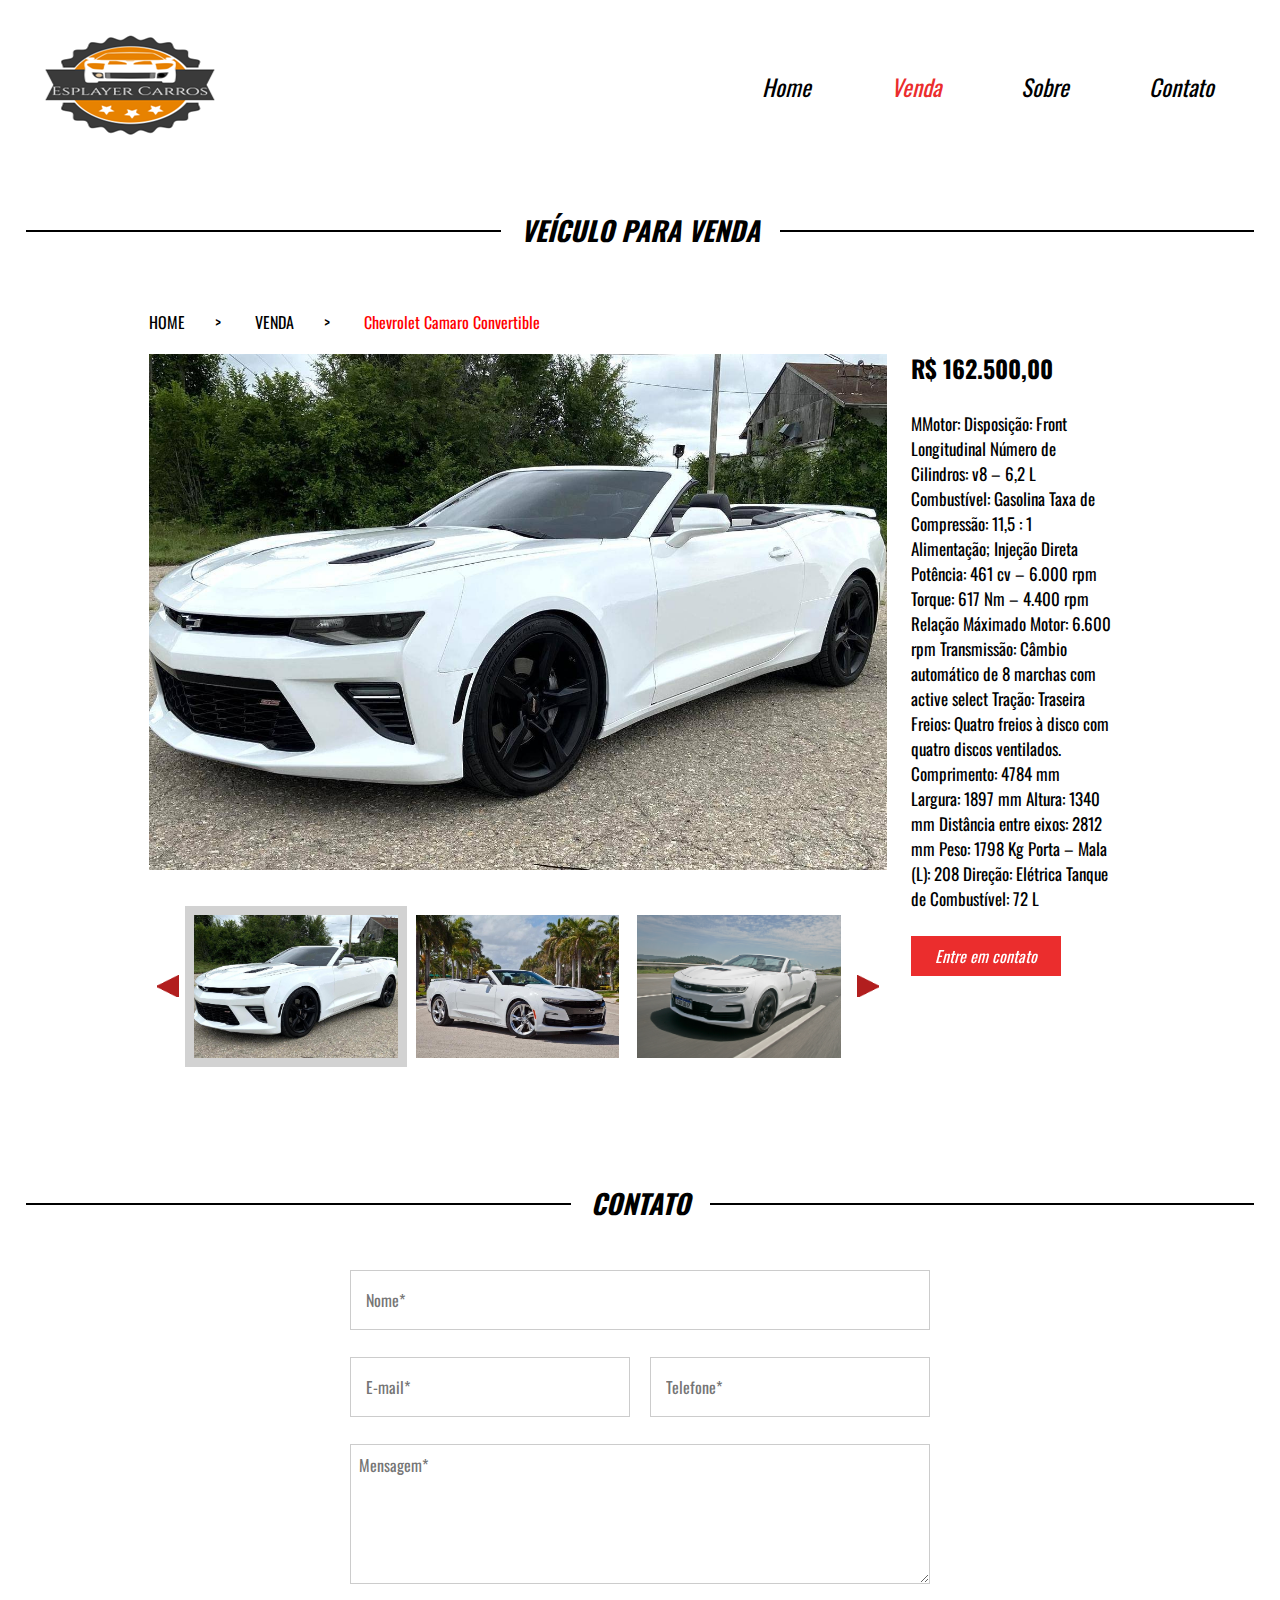
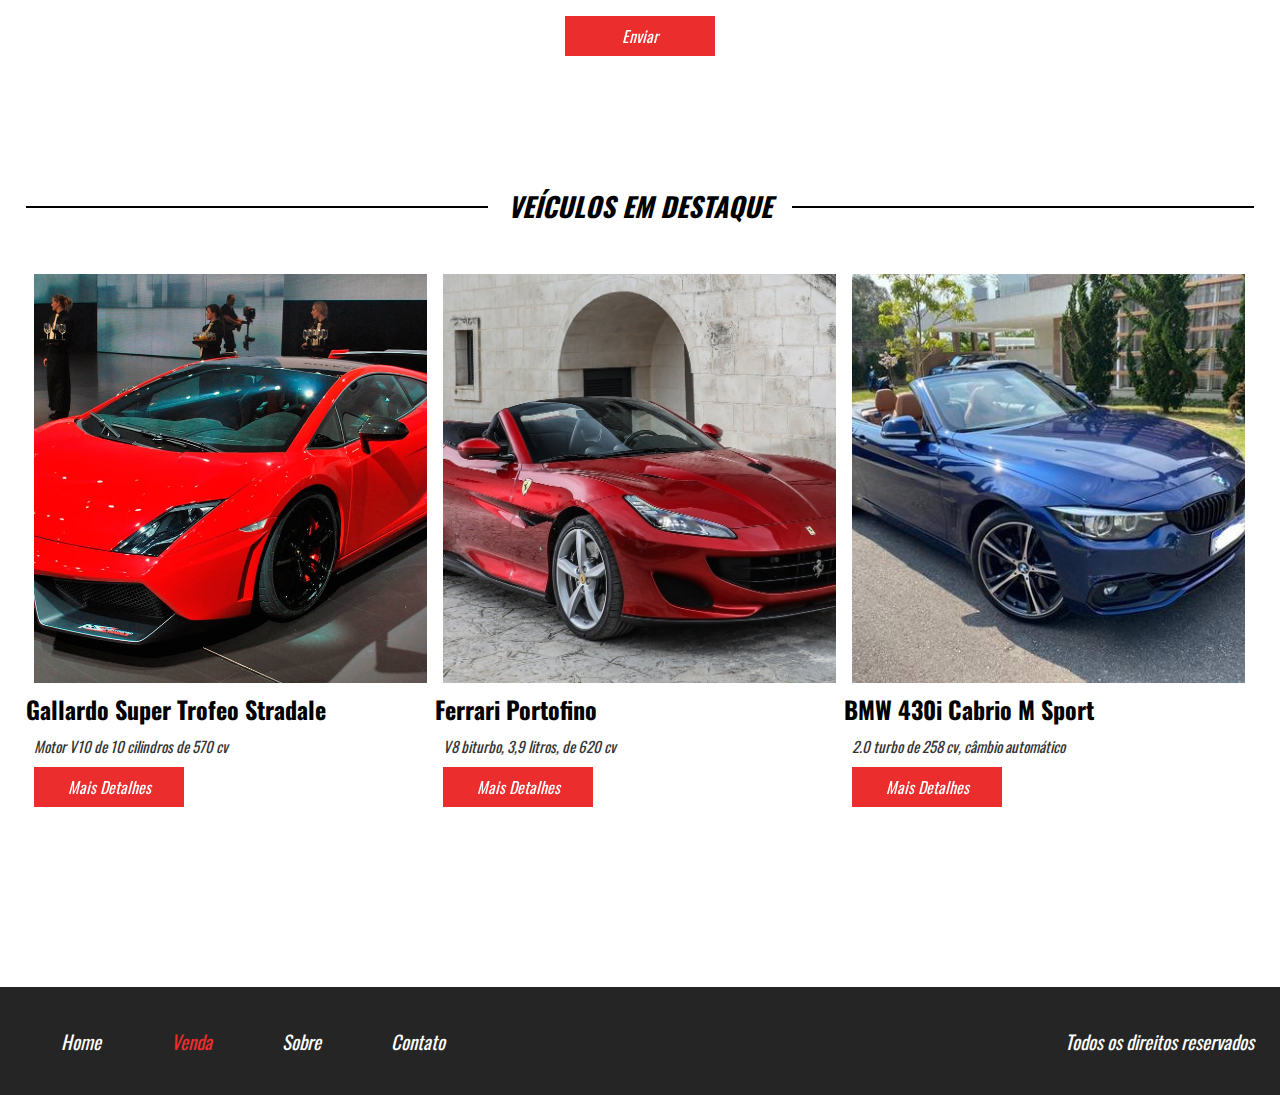
<file: detal4.html>
<!DOCTYPE html>
<html lang="pt-br">
<head>
	<title>Esplayer Carros</title>
	<link rel="shortcut icon" type="image-x/png" href="logo.ico">
	<link href="https://fonts.googleapis.com/css?family=Oswald" rel="stylesheet">
	<link href="css/style_otimizado.css" rel="stylesheet">
	<meta charset="utf-8" />
	<meta name="viewport" content="width=device-width,initial-scale=1.0">
	
</head>
<body>

<header>

	<div class="container">
	<div class="logo">
		<img alt="imagem" src="imagens/logo.png" />
	</div><!--logo-->

	<nav class="desktop">
		<ul>
			<li><a href="index.html">Home</a></li>
			<li><a style="color:#EB2D2D;" href="venda.html">Venda</a></li>
			<li><a href="sobre.html">Sobre</a></li>
			<li><a  href="#contato">Contato</a></li>
		</ul>
	</nav><!--desktop-->

	<nav class="mobile" role="navigation" aria-label="Menu mobile">
		<input
			type="checkbox"
			id="menu-toggle"
			class="menu-toggle"
			aria-controls="mobile-menu"
		/>
		<label for="menu-toggle" class="mobile-menu-toggle-label">
			<span class="sr-only">Abrir menu</span>
		</label>
		<ul id="mobile-menu" style="margin-top: 120px;">
			<li><a href="index.html">Home</a></li>
			<li><a href="venda.html">Venda</a></li>
			<li><a href="sobre.html">Sobre</a></li>
			<li><a href="#contato">Contato</a></li>
		</ul>
	</nav><!--mobile-->

	<div class="clear"></div>
	</div><!--container-->
</header>



<section class="venda-single">

  <div class="line-titulo">
		<div class="ln1"></div>
		<h2>Veículo para Venda</h2>
	</div>

	<div class="container">

	<div class="info-veiculo">
		<div class="info-bread"><a href="index.html">HOME</a><span>></span>
		<a href="venda.html">VENDA</a><span>></span>
		<a href="">Chevrolet Camaro Convertible</a></div>
		<div  class="foto-destaque"></div>
		<div class="nav-galeria-parent">
		<div class="arrow-left-nav"></div>
		<div class="arrow-right-nav"></div>
		<div class="nav-galeria">
			<div class="nav-galeria-wraper">
			<div  class="mini-img-wraper"><div style="background-image:url('imagens/car4.jpg');" class="mini-img"></div></div>
				<div class="mini-img-wraper"><div style="background-image:url('imagens/car4a.jpeg');" class="mini-img"></div></div>
				<div class="mini-img-wraper"><div style="background-image:url('imagens/car4b.png');" class="mini-img"></div></div>
				<div class="mini-img-wraper"><div style="background-image:url('imagens/car4c.jpeg');" class="mini-img"></div></div>
				<div class="mini-img-wraper"><div style="background-image:url('imagens/car4a.jpeg');" class="mini-img"></div></div>
				<div class="mini-img-wraper"><div style="background-image:url('imagens/car4b.png');" class="mini-img"></div></div>
			</div><!--nav-galeria-wraper-->
		</div><!--nav-galeria-->
		</div><!--nav-galeria-parent-->
	</div><!--info-->

	<div class="descricao-veiculo">
		<h2>R$ 162.500,00</h2>
		<p>MMotor: Disposição: Front Longitudinal
       Número de Cilindros: v8 – 6,2 L
       Combustível: Gasolina
       Taxa de Compressão: 11,5 : 1
       Alimentação; Injeção Direta
       Potência: 461 cv – 6.000 rpm
       Torque: 617 Nm – 4.400 rpm
       Relação Máximado Motor: 6.600 rpm
       Transmissão: Câmbio automático de 8 marchas com active select
       Tração: Traseira
       Freios: Quatro freios à disco com quatro discos ventilados.
       Comprimento: 4784 mm
       Largura:  1897 mm
       Altura: 1340 mm
       Distância entre eixos: 2812 mm
       Peso: 1798 Kg
       Porta – Mala (L): 208
       Direção: Elétrica
       Tanque de Combustível: 72 L </p>
		<a class="btn1" href="">Entre em contato</a>
	</div><!--descricao-veiculo-->
	<div class="clear"></div>
</div><!--container-->

</section><!--venda-single-->




<section   class="contato">
	<div class="line-titulo">
		<div class="ln1"></div>
		<h2>Contato</h2>
	</div><!--line-titulo-->

	<form>
		<div class="input-wraper w100">
			<input placeholder="Nome*" type="text" required />
		</div><!--input-wraper-->

		<div class="input-wraper w50">
			<input placeholder="E-mail*" type="text" required />
		</div><!--input-wraper-->

		<div class="input-wraper w50">
			<input placeholder="Telefone*" type="text" required />
		</div><!--input-wraper-->

		<div class="input-wraper w100">
			<textarea placeholder="Mensagem*" required></textarea>
		</div><!--input-wraper-->

		<div class="input-wraper w100">
			<input class="btn1" type="submit" value="Enviar" />
		</div><!--input-wraper-->

		<div class="clear"></div><!--clear-->

	</form>

</section><!--contato-->


<section class="veiculos-destaque">
	<div class="line-titulo">
		<div class="ln1"></div>
		<h2>Veículos em destaque</h2>
	</div><!--line-titulo-->
	<div class="container">
	<div class="vitrine-destaque">
		<div style="background-image:url('imagens/car1c.jpg');" class="carro-img"></div><!--carro-img-->
		<div class="info-carro">
			<h2>Gallardo Super Trofeo Stradale</h2>
			<p>Motor V10 de 10 cilindros de 570 cv</p>
			<a class="btn1" href="detal.html">Mais Detalhes</a>
		</div><!--info-carro-->
	</div><!--vitrine-destaque-->

	<div class="vitrine-destaque">
		<div style="background-image:url('imagens/car2.jpg');" class="carro-img"></div><!--carro-img-->
		<div class="info-carro">
			<h2>Ferrari Portofino</h2>
			<p>V8 biturbo, 3,9 litros, de 620 cv</p>
			<a class="btn1" href="detal2.html">Mais Detalhes</a>
		</div><!--info-carro-->
	</div><!--vitrine-destaque-->

	<div class="vitrine-destaque">
		<div style="background-image:url('imagens/car3.jpg');" class="carro-img"></div><!--carro-img-->
		<div class="info-carro">
			<h2>BMW 430i Cabrio M Sport</h2>
			<p>2.0 turbo de 258 cv, câmbio automático</p>
			<a class="btn1" href="detal3.html">Mais Detalhes</a>
		</div><!--info-carro-->
	</div><!--vitrine-destaque-->
	<div class="clear"></div>
	</div><!--container-->
</section><!--veiculos-destaque-->

<footer>
	<div class="container">
	<nav>
		<ul>
			<li><a href="index.html">Home</a></li>
			<li><a style="color:#EB2D2D;"  href="venda.html">Venda</a></li>
			<li><a href="sobre.html">Sobre</a></li>
			<li><a href="">Contato</a></li>
		</ul>
	</nav>
	<p>Todos os direitos reservados</p>
	<div class="clear"></div>
	</div><!--container-->
</footer>
<script src="js/jquery.js"></script>
<script src="js/functions.js"></script>
</body>
</html>
</file>
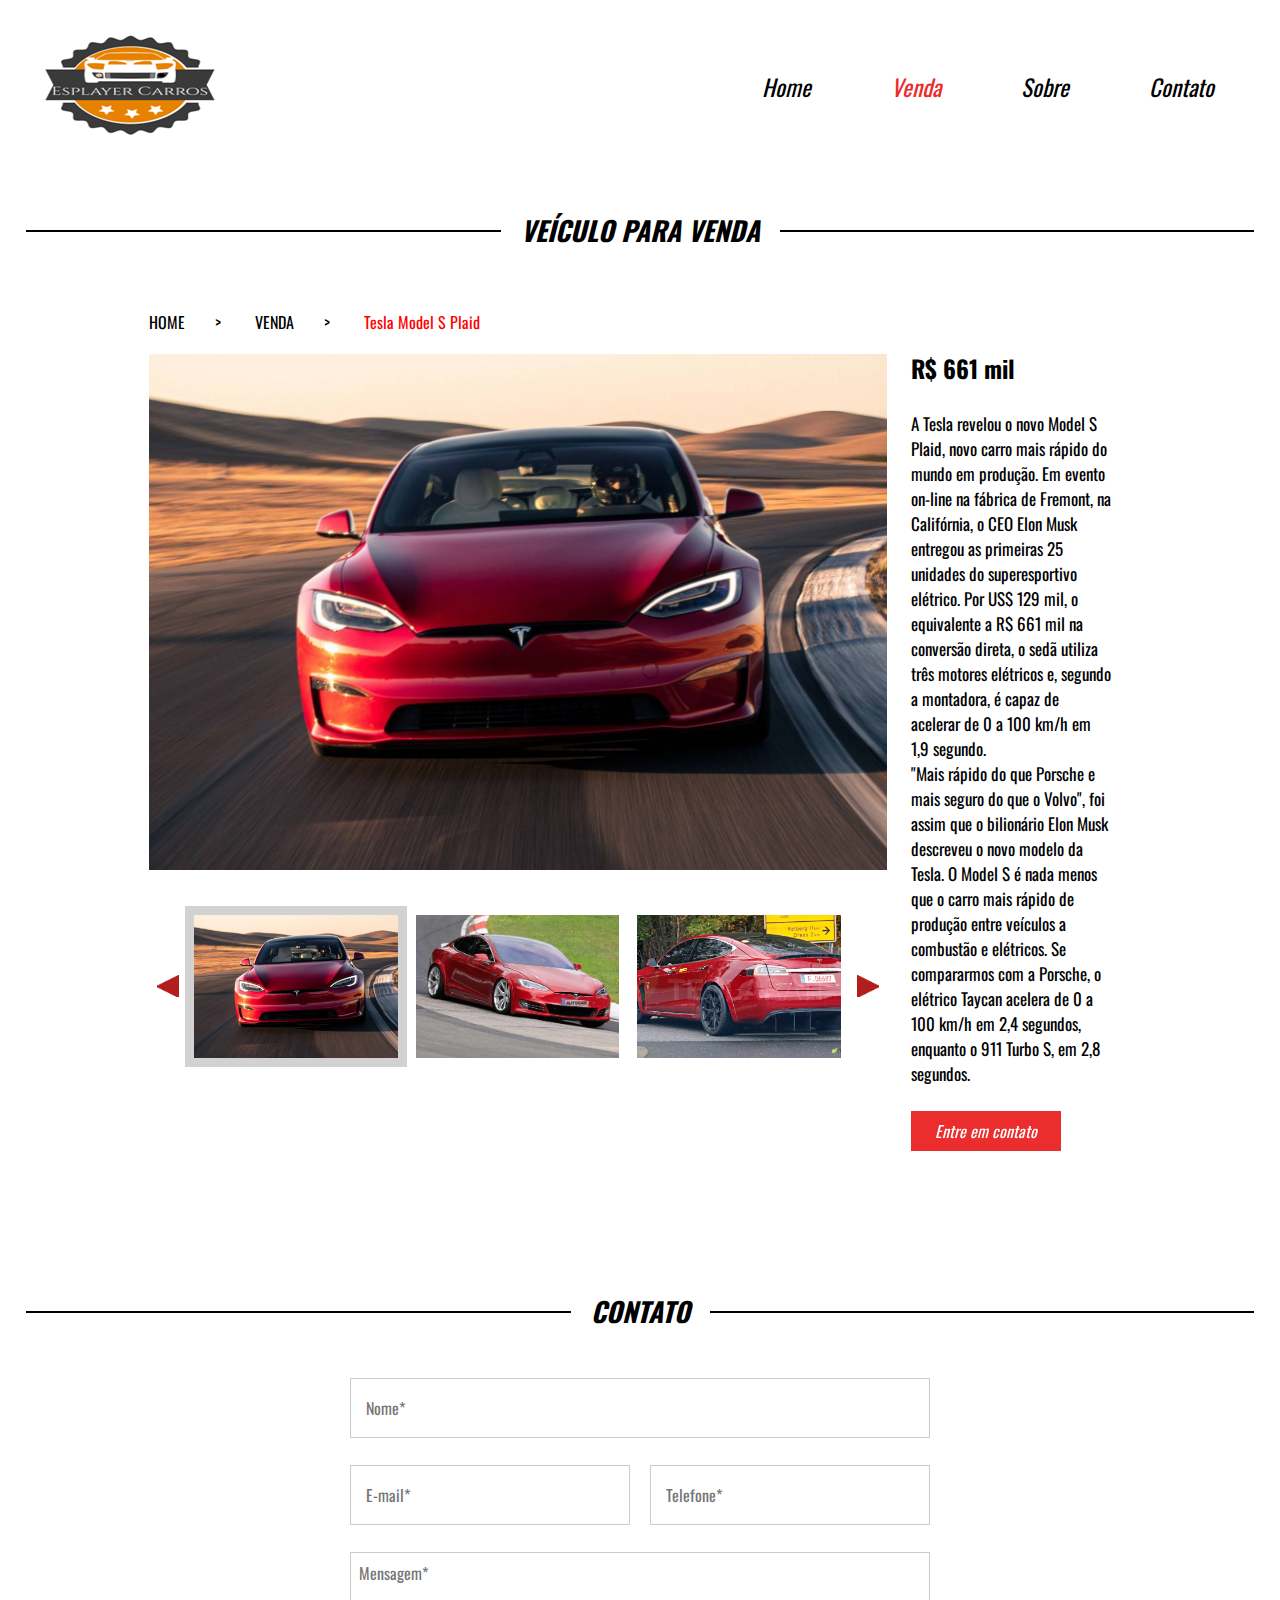
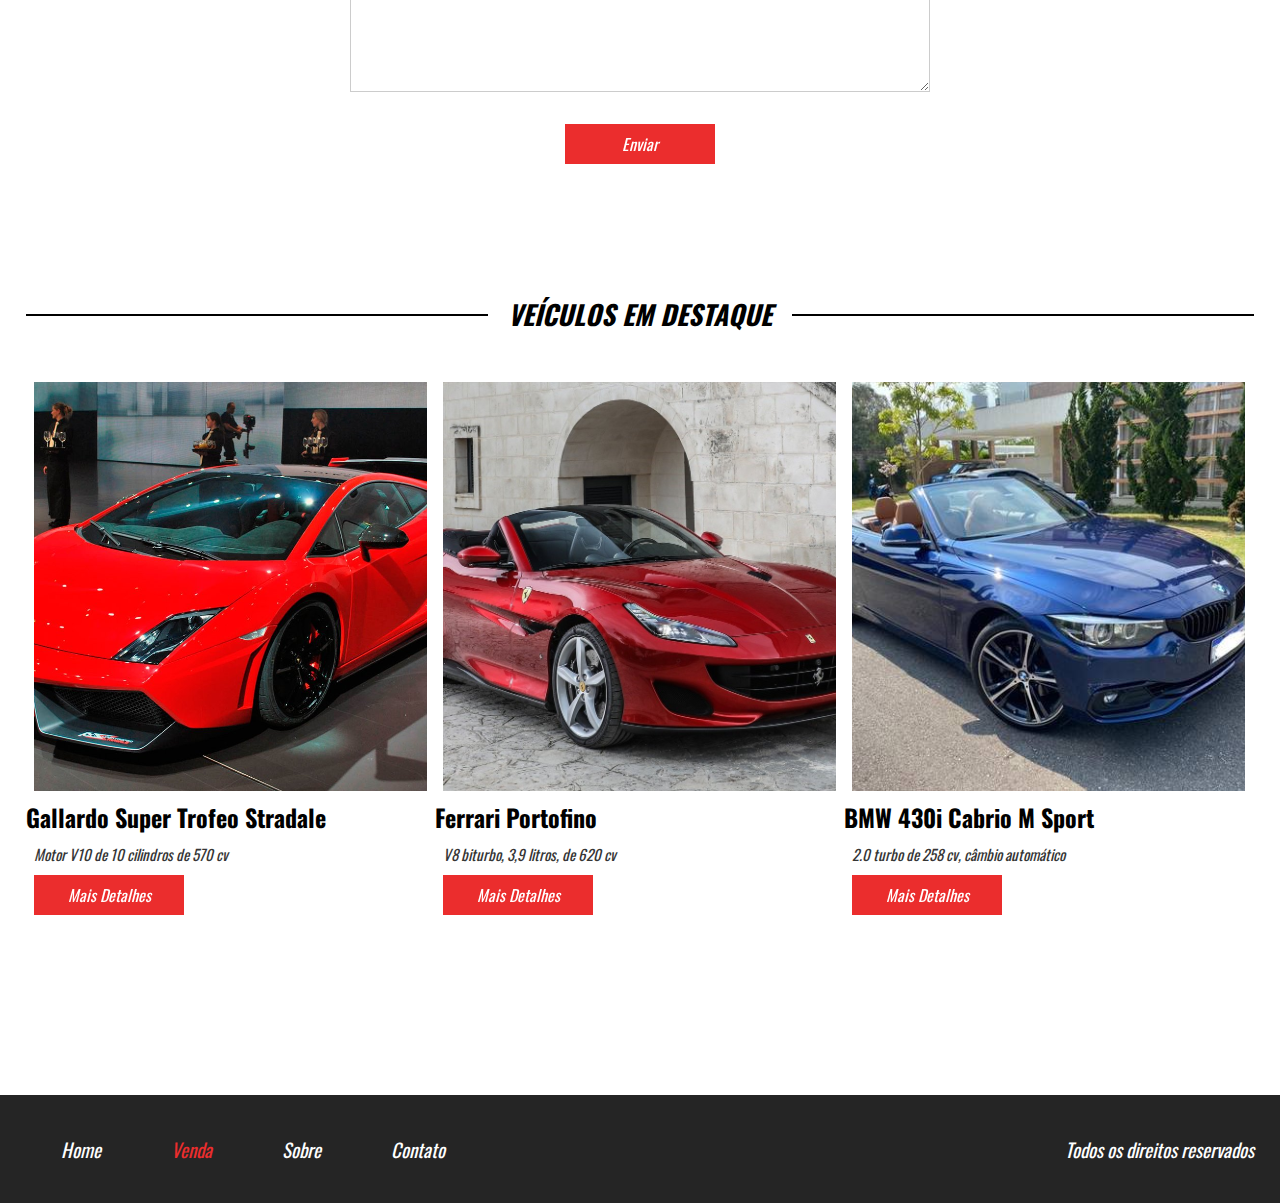
<file: detal5.html>
<!DOCTYPE html>
<html lang="pt-br">
  <head>
    <title>Esplayer Carros</title>
    <link rel="shortcut icon" type="image-x/png" href="logo.ico" />
    <link
      href="https://fonts.googleapis.com/css?family=Oswald"
      rel="stylesheet"
    />
    <link href="css/style_otimizado.css" rel="stylesheet" />
    <meta charset="utf-8" />
    <meta name="viewport" content="width=device-width,initial-scale=1.0" />
    
  </head>
  <body>
    <header>
      <div class="container">
        <div class="logo">
          <img alt="imagem" src="imagens/logo.png" />
        </div>
        <!--logo-->

        <nav class="desktop">
          <ul>
            <li><a href="index.html">Home</a></li>
            <li><a style="color: #eb2d2d" href="venda.html">Venda</a></li>
            <li><a href="sobre.html">Sobre</a></li>
            <li><a href="#contato">Contato</a></li>
          </ul>
        </nav>
        <!--desktop-->

        <nav class="mobile" role="navigation" aria-label="Menu mobile">
          <input
            type="checkbox"
            id="menu-toggle"
            class="menu-toggle"
            aria-controls="mobile-menu"
          />
          <label for="menu-toggle" class="mobile-menu-toggle-label">
            <span class="sr-only">Abrir menu</span>
          </label>
          <ul id="mobile-menu" style="margin-top: 120px;">
            <li><a href="index.html">Home</a></li>
            <li><a href="venda.html">Venda</a></li>
            <li><a href="sobre.html">Sobre</a></li>
            <li><a href="#contato">Contato</a></li>
          </ul>
        </nav>
        <!--mobile-->

        <div class="clear"></div>
      </div>
      <!--container-->
    </header>

    <section class="venda-single">
      <div class="line-titulo">
        <div class="ln1"></div>
        <h2>Veículo para Venda</h2>
      </div>
      <div class="container">
        <div class="info-veiculo">
          <div class="info-bread">
            <a href="index.html">HOME</a><span>></span>
            <a href="venda.html">VENDA</a><span>></span>
            <a href="">Tesla Model S Plaid</a>
          </div>
          <div class="foto-destaque"></div>
          <div class="nav-galeria-parent">
            <div class="arrow-left-nav"></div>
            <div class="arrow-right-nav"></div>
            <div class="nav-galeria">
              <div class="nav-galeria-wraper">
                <div class="mini-img-wraper">
                  <div
                    style="background-image: url('imagens/car5.png')"
                    class="mini-img"
                  ></div>
                </div>
                <div class="mini-img-wraper">
                  <div
                    style="background-image: url('imagens/car5a.jpg')"
                    class="mini-img"
                  ></div>
                </div>
                <div class="mini-img-wraper">
                  <div
                    style="background-image: url('imagens/car5b.jpg')"
                    class="mini-img"
                  ></div>
                </div>
                <div class="mini-img-wraper">
                  <div
                    style="background-image: url('imagens/car5c.jpg')"
                    class="mini-img"
                  ></div>
                </div>
                <div class="mini-img-wraper">
                  <div
                    style="background-image: url('imagens/car5a.jpg')"
                    class="mini-img"
                  ></div>
                </div>
                <div class="mini-img-wraper">
                  <div
                    style="background-image: url('imagens/car5b.jpg')"
                    class="mini-img"
                  ></div>
                </div>
              </div>
              <!--nav-galeria-wraper-->
            </div>
            <!--nav-galeria-->
          </div>
          <!--nav-galeria-parent-->
        </div>
        <!--info-->

        <div class="descricao-veiculo">
          <h2>R$ 661 mil</h2>
          <p>
            A Tesla revelou o novo Model S Plaid, novo carro mais rápido do
            mundo em produção. Em evento on-line na fábrica de Fremont, na
            Califórnia, o CEO Elon Musk entregou as primeiras 25 unidades do
            superesportivo elétrico. Por US$ 129 mil, o equivalente a R$ 661 mil
            na conversão direta, o sedã utiliza três motores elétricos e,
            segundo a montadora, é capaz de acelerar de 0 a 100 km/h em 1,9
            segundo.<br />
            "Mais rápido do que Porsche e mais seguro do que o Volvo", foi assim
            que o bilionário Elon Musk descreveu o novo modelo da Tesla. O Model
            S é nada menos que o carro mais rápido de produção entre veículos a
            combustão e elétricos. Se compararmos com a Porsche, o elétrico
            Taycan acelera de 0 a 100 km/h em 2,4 segundos, enquanto o 911 Turbo
            S, em 2,8 segundos.
          </p>
          <a class="btn1" href="">Entre em contato</a>
        </div>
        <!--descricao-veiculo-->
        <div class="clear"></div>
      </div>
      <!--container-->
    </section>
    <!--venda-single-->

    <section class="contato">
      <div class="line-titulo">
        <div class="ln1"></div>
        <h2>Contato</h2>
      </div>
      <!--line-titulo-->

      <form>
        <div class="input-wraper w100">
          <input placeholder="Nome*" type="text" required />
        </div>
        <!--input-wraper-->

        <div class="input-wraper w50">
          <input placeholder="E-mail*" type="text" required />
        </div>
        <!--input-wraper-->

        <div class="input-wraper w50">
          <input placeholder="Telefone*" type="text" required />
        </div>
        <!--input-wraper-->

        <div class="input-wraper w100">
          <textarea placeholder="Mensagem*" required></textarea>
        </div>
        <!--input-wraper-->

        <div class="input-wraper w100">
          <input class="btn1" type="submit" value="Enviar" />
        </div>
        <!--input-wraper-->

        <div class="clear"></div>
        <!--clear-->
      </form>
    </section>
    <!--contato-->

    <section class="veiculos-destaque">
      <div class="line-titulo">
        <div class="ln1"></div>
        <h2>Veículos em destaque</h2>
      </div>
      <!--line-titulo-->
      <div class="container">
        <div class="vitrine-destaque">
          <div
            style="background-image: url('imagens/car1c.jpg')"
            class="carro-img"
          ></div>
          <!--carro-img-->
          <div class="info-carro">
            <h2>Gallardo Super Trofeo Stradale</h2>
            <p>Motor V10 de 10 cilindros de 570 cv</p>
            <a class="btn1" href="detal.html">Mais Detalhes</a>
          </div>
          <!--info-carro-->
        </div>
        <!--vitrine-destaque-->

        <div class="vitrine-destaque">
          <div
            style="background-image: url('imagens/car2.jpg')"
            class="carro-img"
          ></div>
          <!--carro-img-->
          <div class="info-carro">
            <h2>Ferrari Portofino</h2>
            <p>V8 biturbo, 3,9 litros, de 620 cv</p>
            <a class="btn1" href="detal2.html">Mais Detalhes</a>
          </div>
          <!--info-carro-->
        </div>
        <!--vitrine-destaque-->

        <div class="vitrine-destaque">
          <div
            style="background-image: url('imagens/car3.jpg')"
            class="carro-img"
          ></div>
          <!--carro-img-->
          <div class="info-carro">
            <h2>BMW 430i Cabrio M Sport</h2>
            <p>2.0 turbo de 258 cv, câmbio automático</p>
            <a class="btn1" href="">Mais Detalhes</a>
          </div>
          <!--info-carro-->
        </div>
        <!--vitrine-destaque-->
        <div class="clear"></div>
      </div>
      <!--container-->
    </section>
    <!--veiculos-destaque-->

    <footer>
      <div class="container">
        <nav>
          <ul>
            <li><a href="index.html">Home</a></li>
            <li><a style="color: #eb2d2d" href="venda.html">Venda</a></li>
            <li><a href="sobre.html">Sobre</a></li>
            <li><a href="">Contato</a></li>
          </ul>
        </nav>
        <p>Todos os direitos reservados</p>
        <div class="clear"></div>
      </div>
      <!--container-->
    </footer>
    <script src="js/jquery.js"></script>
    <script src="js/functions.js"></script>
  </body>
</html>
</file>
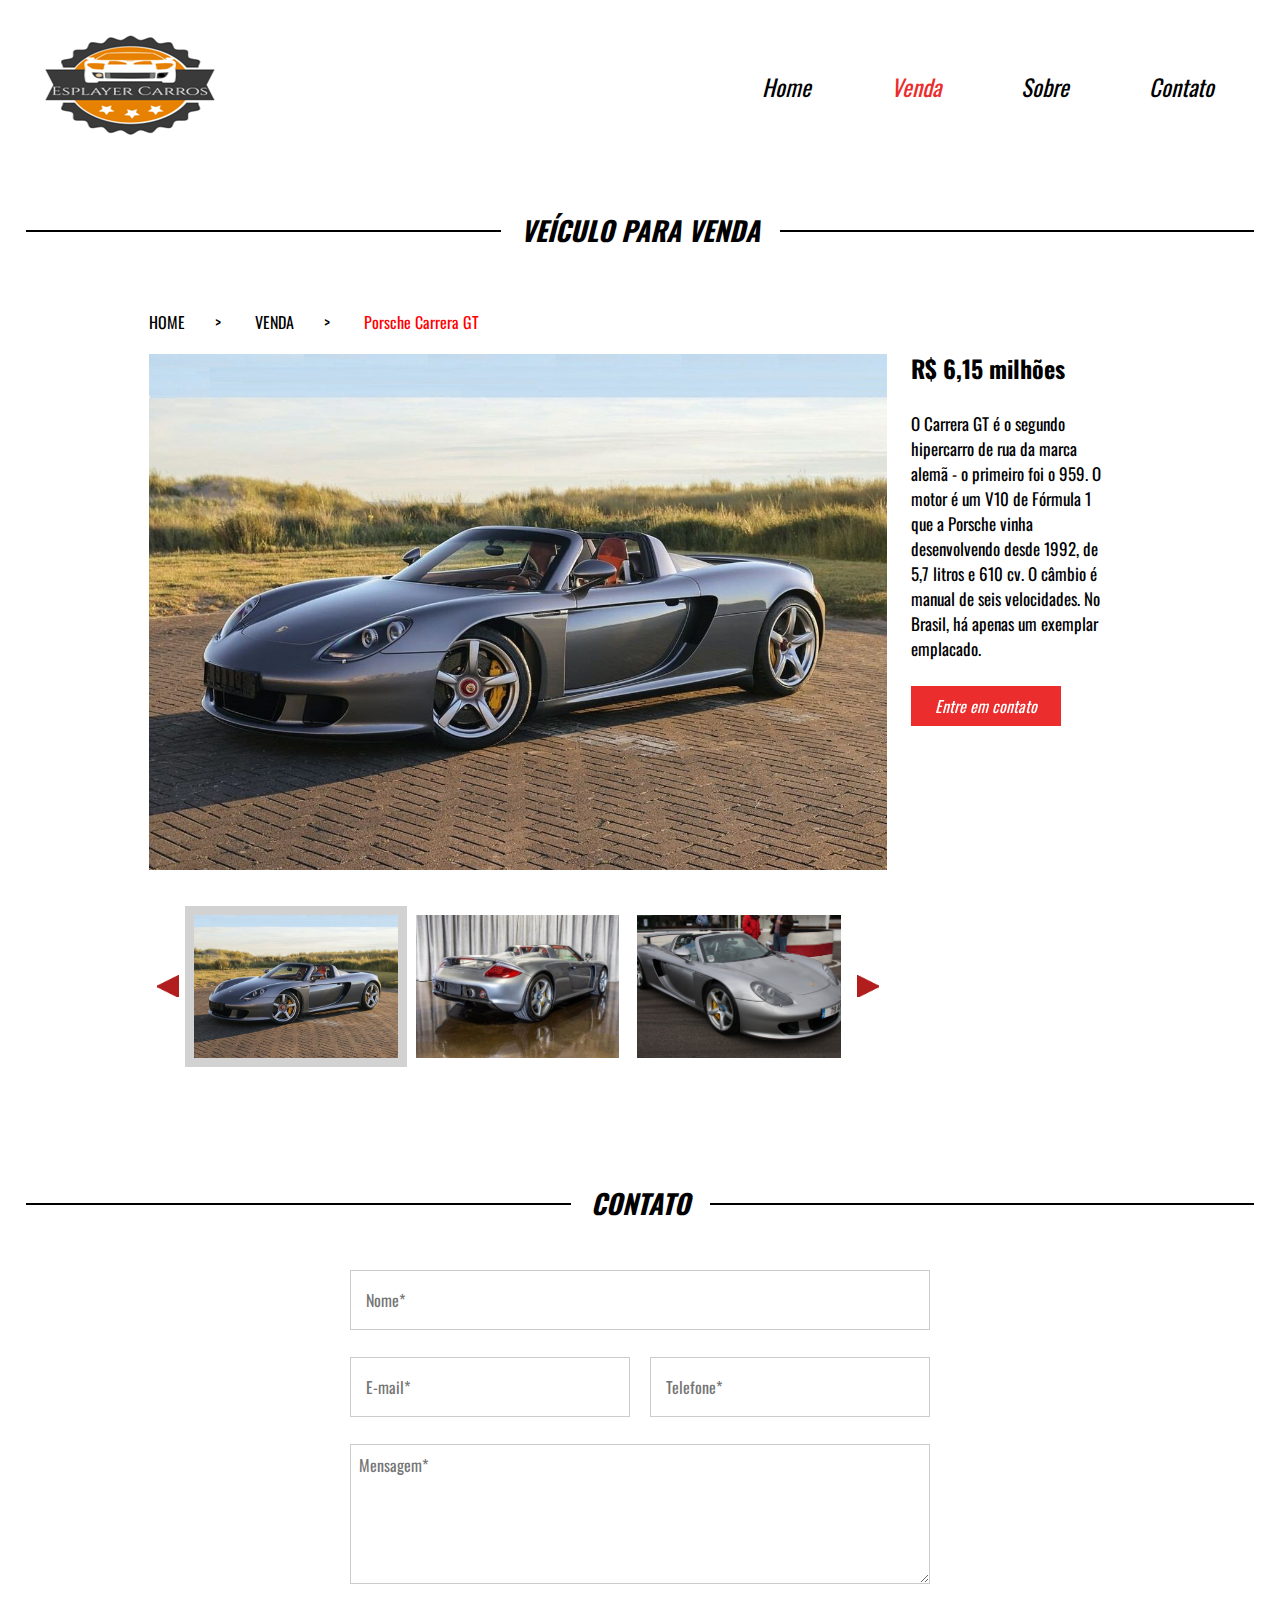
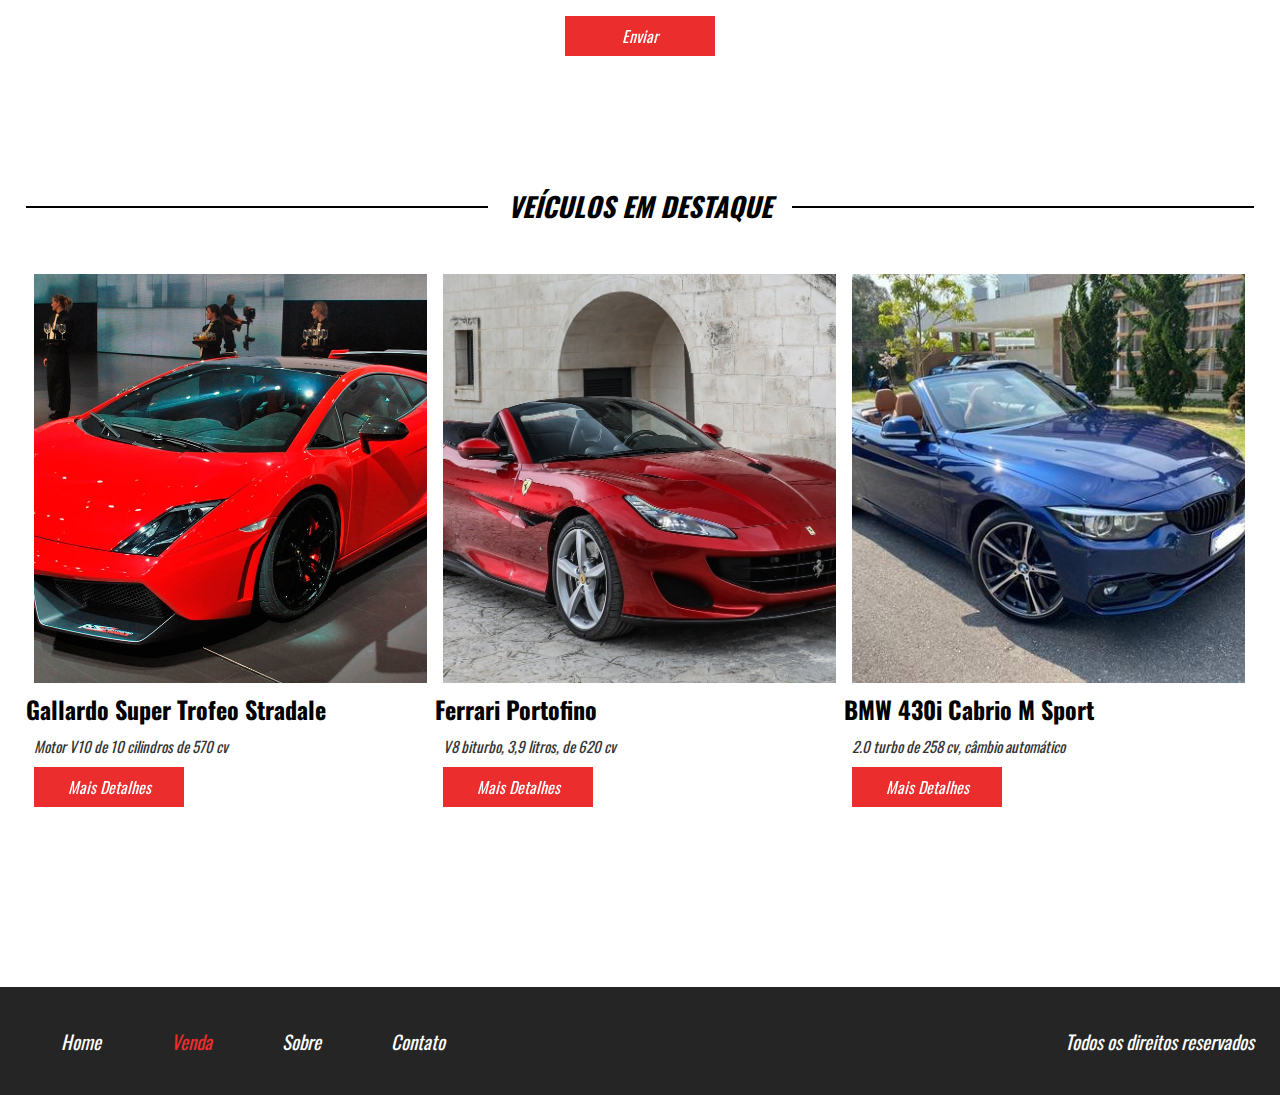
<file: detal6.html>
<!DOCTYPE html>
<html lang="pt-br">
<head>
	<title>Esplayer Carros</title>
	<link rel="shortcut icon" type="image-x/png" href="logo.ico">
	<link href="https://fonts.googleapis.com/css?family=Oswald" rel="stylesheet">
	<link href="css/style_otimizado.css" rel="stylesheet">
	<meta charset="utf-8" />
	<meta name="viewport" content="width=device-width,initial-scale=1.0">
	
</head>
<body>

<header>

	<div class="container">
	<div class="logo">
		<img alt="imagem" src="imagens/logo.png" />
	</div><!--logo-->

	<nav class="desktop">
		<ul>
			<li><a href="index.html">Home</a></li>
			<li><a style="color:#EB2D2D;" href="venda.html">Venda</a></li>
			<li><a href="sobre.html">Sobre</a></li>
			<li><a  href="#contato">Contato</a></li>
		</ul>
	</nav><!--desktop-->

	<nav class="mobile" role="navigation" aria-label="Menu mobile">
		<input
			type="checkbox"
			id="menu-toggle"
			class="menu-toggle"
			aria-controls="mobile-menu"
		/>
		<label for="menu-toggle" class="mobile-menu-toggle-label">
			<span class="sr-only">Abrir menu</span>
		</label>
		<ul id="mobile-menu" style="margin-top: 120px;">
			<li><a href="index.html">Home</a></li>
			<li><a href="venda.html">Venda</a></li>
			<li><a href="sobre.html">Sobre</a></li>
			<li><a href="#contato">Contato</a></li>
		</ul>
	</nav><!--mobile-->

	<div class="clear"></div>
	</div><!--container-->
</header>



<section class="venda-single">

  <div class="line-titulo">
		<div class="ln1"></div>
		<h2>Veículo para Venda</h2>
	</div>

	<div class="container">

	<div class="info-veiculo">
		<div class="info-bread"><a href="index.html">HOME</a><span>></span>
		<a href="venda.html">VENDA</a><span>></span>
		<a href="">Porsche Carrera GT</a></div>
		<div  class="foto-destaque"></div>
		<div class="nav-galeria-parent">
		<div class="arrow-left-nav"></div>
		<div class="arrow-right-nav"></div>
		<div class="nav-galeria">
			<div class="nav-galeria-wraper">
			<div  class="mini-img-wraper"><div style="background-image:url('imagens/car6.jpg');" class="mini-img"></div></div>
				<div class="mini-img-wraper"><div style="background-image:url('imagens/car6a.jpg');" class="mini-img"></div></div>
				<div class="mini-img-wraper"><div style="background-image:url('imagens/car6b.jpg');" class="mini-img"></div></div>
				<div class="mini-img-wraper"><div style="background-image:url('imagens/car6c.jpg');" class="mini-img"></div></div>
				<div class="mini-img-wraper"><div style="background-image:url('imagens/car6a.jpg');" class="mini-img"></div></div>
				<div class="mini-img-wraper"><div style="background-image:url('imagens/car6b.jpg');" class="mini-img"></div></div>
			</div><!--nav-galeria-wraper-->
		</div><!--nav-galeria-->
		</div><!--nav-galeria-parent-->
	</div><!--info-->

	<div class="descricao-veiculo">
		<h2>R$ 6,15 milhões </h2>
		<p>O Carrera GT é o segundo hipercarro de rua da marca alemã - o primeiro foi o 959. O motor é um V10 de Fórmula 1 que a Porsche vinha desenvolvendo desde 1992, de 5,7 litros e 610 cv. O câmbio é manual de seis velocidades. No Brasil, há apenas um exemplar emplacado. </p>
		<a class="btn1" href="">Entre em contato</a>
	</div><!--descricao-veiculo-->
	<div class="clear"></div>
</div><!--container-->

</section><!--venda-single-->




<section id="contato"  class="contato">
	<div class="line-titulo">
		<div class="ln1"></div>
		<h2>Contato</h2>
	</div><!--line-titulo-->

	<form>
		<div class="input-wraper w100">
			<input placeholder="Nome*" type="text" required />
		</div><!--input-wraper-->

		<div class="input-wraper w50">
			<input placeholder="E-mail*" type="text" required />
		</div><!--input-wraper-->

		<div class="input-wraper w50">
			<input placeholder="Telefone*" type="text" required />
		</div><!--input-wraper-->

		<div class="input-wraper w100">
			<textarea placeholder="Mensagem*" required></textarea>
		</div><!--input-wraper-->

		<div class="input-wraper w100">
			<input class="btn1" type="submit" value="Enviar" />
		</div><!--input-wraper-->

		<div class="clear"></div><!--clear-->

	</form>

</section><!--contato-->


<section class="veiculos-destaque">
	<div class="line-titulo">
		<div class="ln1"></div>
		<h2>Veículos em destaque</h2>
	</div><!--line-titulo-->
	<div class="container">
	<div class="vitrine-destaque">
		<div style="background-image:url('imagens/car1c.jpg');" class="carro-img"></div><!--carro-img-->
		<div class="info-carro">
			<h2>Gallardo Super Trofeo Stradale</h2>
			<p>Motor V10 de 10 cilindros de 570 cv</p>
			<a class="btn1" href="detal.html">Mais Detalhes</a>
		</div><!--info-carro-->
	</div><!--vitrine-destaque-->

	<div class="vitrine-destaque">
		<div style="background-image:url('imagens/car2.jpg');" class="carro-img"></div><!--carro-img-->
		<div class="info-carro">
			<h2>Ferrari Portofino</h2>
			<p>V8 biturbo, 3,9 litros, de 620 cv</p>
			<a class="btn1" href="detal2.html">Mais Detalhes</a>
		</div><!--info-carro-->
	</div><!--vitrine-destaque-->

	<div class="vitrine-destaque">
		<div style="background-image:url('imagens/car3.jpg');" class="carro-img"></div><!--carro-img-->
		<div class="info-carro">
			<h2>BMW 430i Cabrio M Sport</h2>
			<p>2.0 turbo de 258 cv, câmbio automático</p>
			<a class="btn1" href="detal3.html">Mais Detalhes</a>
		</div><!--info-carro-->
	</div><!--vitrine-destaque-->
	<div class="clear"></div>
	</div><!--container-->
</section><!--veiculos-destaque-->

<footer>
	<div class="container">
	<nav>
		<ul>
			<li><a href="index.html">Home</a></li>
			<li><a style="color:#EB2D2D;"  href="venda.html">Venda</a></li>
			<li><a href="sobre.html">Sobre</a></li>
			<li><a href="">Contato</a></li>
		</ul>
	</nav>
	<p>Todos os direitos reservados</p>
	<div class="clear"></div>
	</div><!--container-->
</footer>
<script src="js/jquery.js"></script>
<script src="js/functions.js"></script>
</body>
</html>
</file>
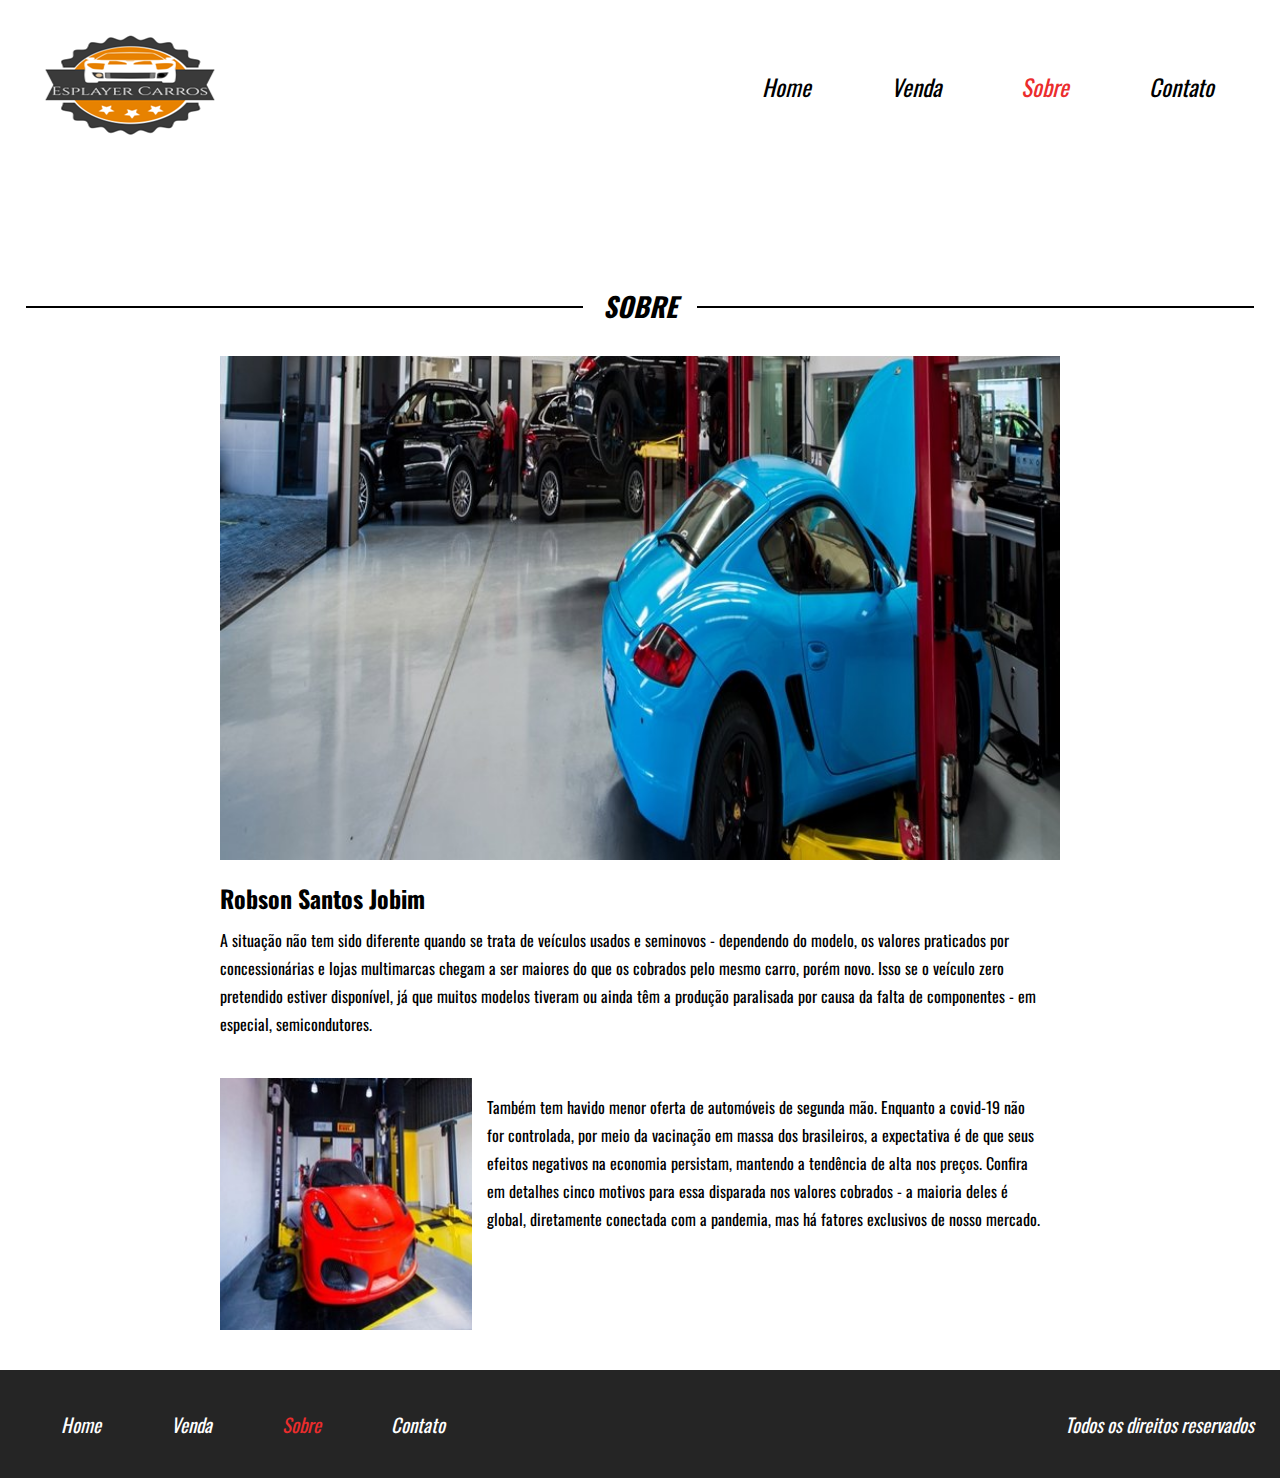
<file: sobre.html>
<!DOCTYPE html>
<html lang="pt-br">
  <head>
    <title>Esplayer carros</title>
    <link rel="shortcut icon" type="image-x/png" href="logo.ico" />
    <link
      href="https://fonts.googleapis.com/css?family=Oswald"
      rel="stylesheet"
    />
    <link href="css/style_otimizado.css" rel="stylesheet" />
    <meta name="description" content="Loja de Carros" />
    <meta name="keywords" content="Loja,de,carros" />
    <meta charset="utf-8" />
    <meta name="viewport" content="width=device-width,initial-scale=1.0" />
  </head>
  <body>
    <header>
      <div class="container">
        <div class="logo">
          <img alt="imagem" src="imagens/logo.png" />
        </div>
        <!--logo-->

        <nav class="desktop">
          <ul>
            <li><a href="index.html">Home</a></li>
            <li><a href="venda.html">Venda</a></li>
            <li><a style="color: #eb2d2d" href="sobre.html">Sobre</a></li>
            <li><a href="contato.html">Contato</a></li>
          </ul>
        </nav>
        <!--desktop-->

        <nav class="mobile" role="navigation" aria-label="Menu mobile">
          <input
            type="checkbox"
            id="menu-toggle"
            class="menu-toggle"
            aria-controls="mobile-menu"
          />
          <label for="menu-toggle" class="mobile-menu-toggle-label">
            <span class="sr-only">Abrir menu</span>
          </label>
          <ul id="mobile-menu" style="margin-top: 120px">
            <li><a href="index.html">Home</a></li>
            <li><a href="venda.html">Venda</a></li>
            <li>
              <a style="color: #eb2d2d" href="sobre.html" aria-current="page"
                >Sobre</a
              >
            </li>
            <li><a href="contato.html">Contato</a></li>
          </ul>
        </nav>
        <!--mobile-->

        <div class="clear"></div>
      </div>
      <!--container-->
    </header>
	<br>
    <br>
	<br>
    <br>
    <section class="sobre">
      <div class="line-titulo">
        <div class="ln1"></div>
        <h2>Sobre</h2>
      </div>

      <div class="container">
        <div class="img-destaque-sobre"></div>
        <!--img-destaque-sobre-->
        <div class="descricao-autor">
          <h2>Robson Santos Jobim</h2>
          <p>
            A situação não tem sido diferente quando se trata de veículos usados
            e seminovos - dependendo do modelo, os valores praticados por
            concessionárias e lojas multimarcas chegam a ser maiores do que os
            cobrados pelo mesmo carro, porém novo. Isso se o veículo zero
            pretendido estiver disponível, já que muitos modelos tiveram ou
            ainda têm a produção paralisada por causa da falta de componentes -
            em especial, semicondutores.
          </p>
        </div>
        <!--descricao-autor-->
        <div class="descricao-autor2">
          <div class="img-small"></div>
          <p>
            Também tem havido menor oferta de automóveis de segunda mão.
            Enquanto a covid-19 não for controlada, por meio da vacinação em
            massa dos brasileiros, a expectativa é de que seus efeitos negativos
            na economia persistam, mantendo a tendência de alta nos preços.
            Confira em detalhes cinco motivos para essa disparada nos valores
            cobrados - a maioria deles é global, diretamente conectada com a
            pandemia, mas há fatores exclusivos de nosso mercado.
          </p>
          <div class="clear"></div>
        </div>
        <!--descricao-autor2-->
      </div>
      <!--container-->
    </section>
    <!--sobre-->

    <footer>
      <div class="container">
        <nav>
          <ul>
            <li><a href="index.html">Home</a></li>
            <li><a href="venda.html">Venda</a></li>
            <li><a style="color: #eb2d2d" href="sobre.html">Sobre</a></li>
            <li><a href="contato.html">Contato</a></li>
          </ul>
        </nav>
        <p>Todos os direitos reservados</p>
        <div class="clear"></div>
      </div>
      <!--container-->
    </footer>
    <script src="js/jquery.js"></script>
    <script src="js/functions.js"></script>
  </body>
</html>
</file>
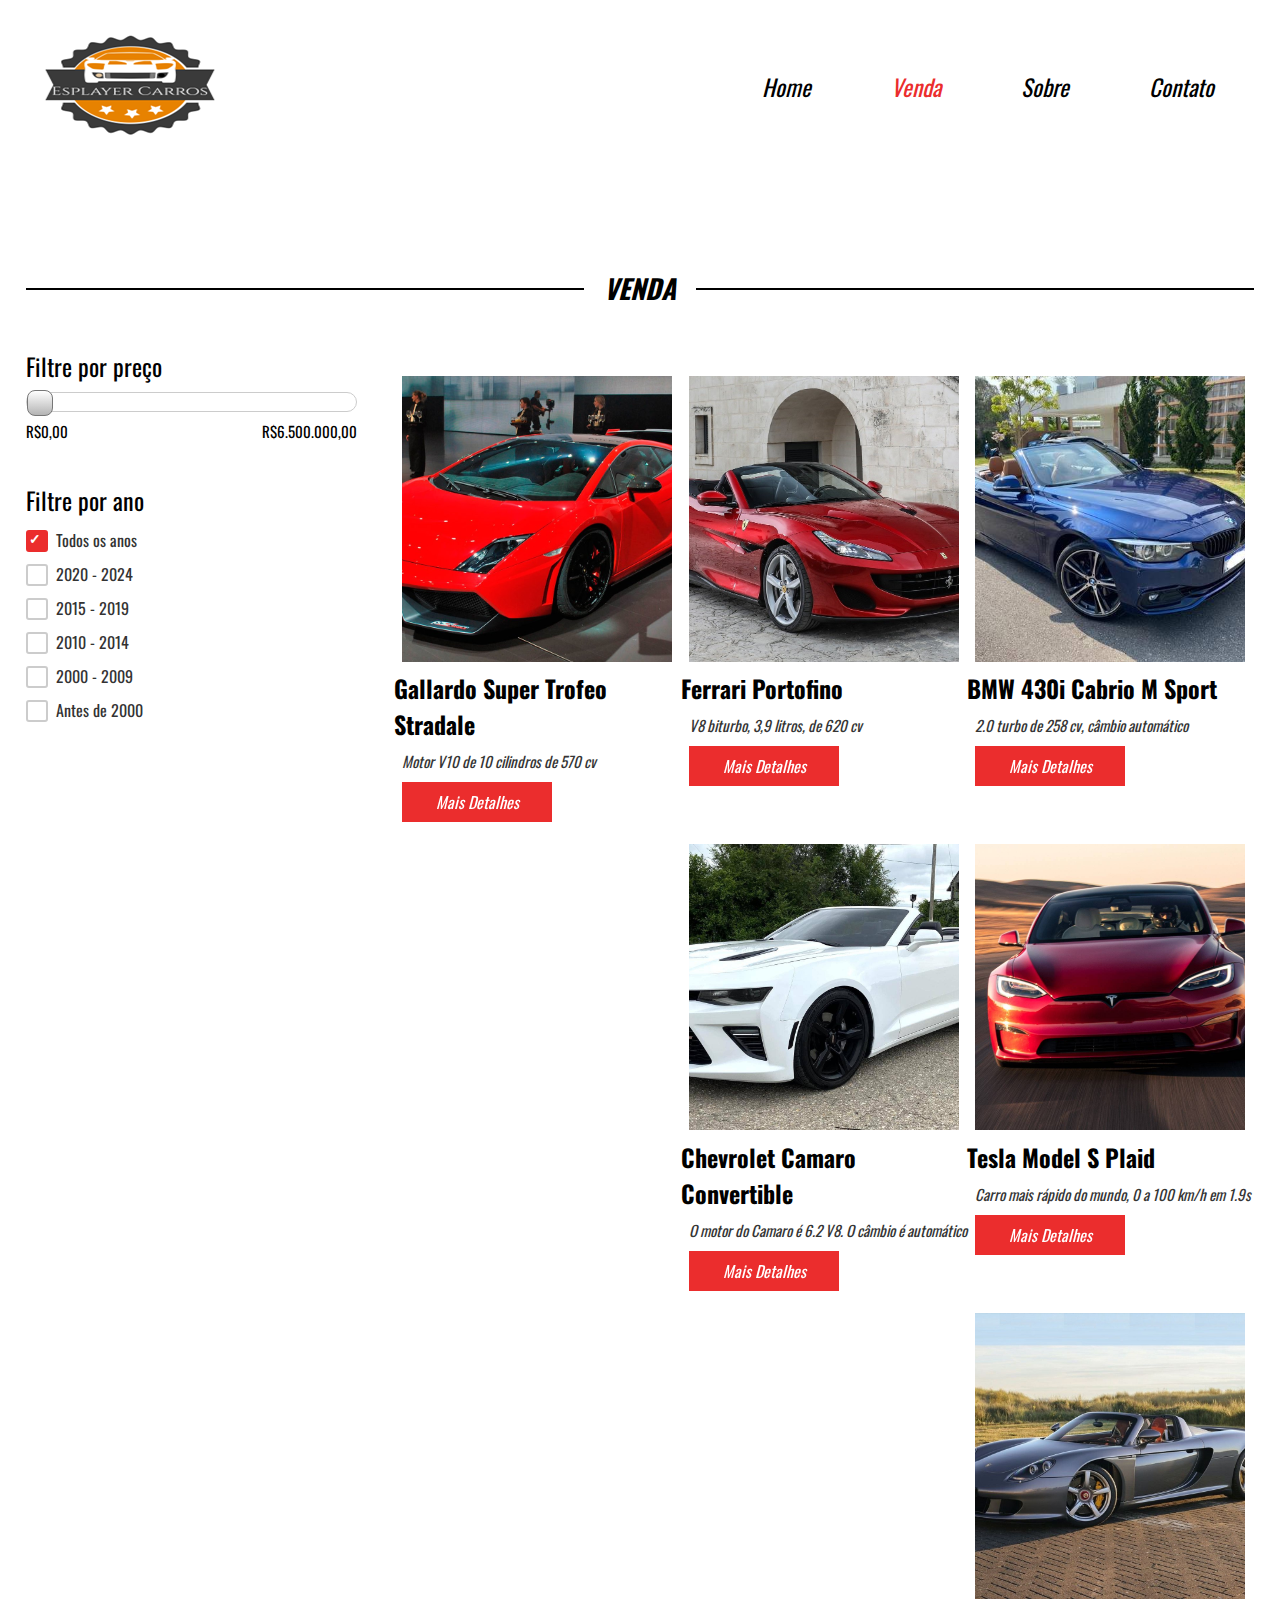
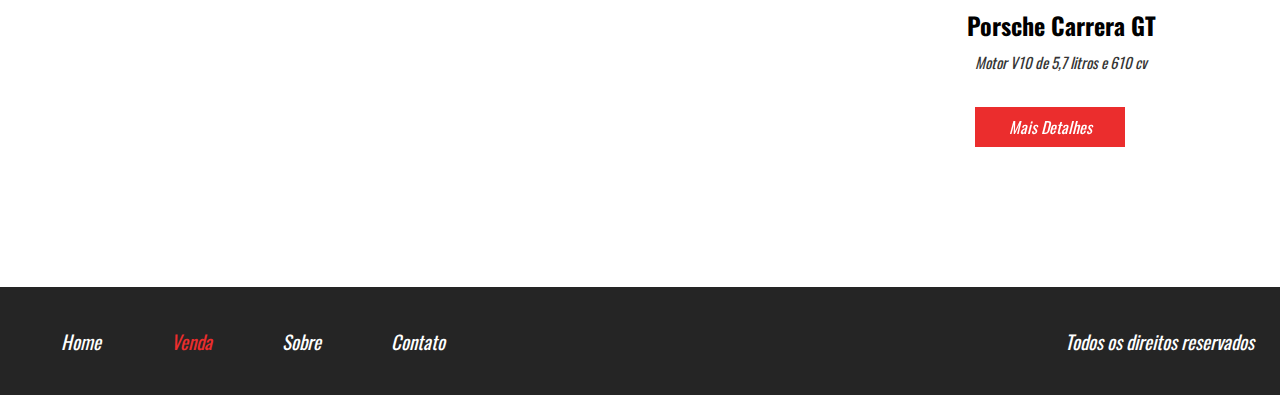
<file: venda.html>
<!DOCTYPE html>
<html lang="pt-br">
  <head>
    <title>Venda</title>
    <link rel="shortcut icon" type="image-x/png" href="logo.ico" />
    <link
      href="https://fonts.googleapis.com/css?family=Oswald"
      rel="stylesheet"
    />
    <link href="css/style_otimizado.css" rel="stylesheet" />
    <meta charset="utf-8" />
    <meta name="viewport" content="width=device-width,initial-scale=1.0" />
    
  </head>
  <body>
    <header>
      <div class="container">
        <div class="logo">
          <img alt="imagem" src="imagens/logo.png" />
        </div>
        <!--logo-->

        <nav class="desktop">
          <ul>
            <li><a href="index.html">Home</a></li>
            <li><a style="color: #eb2d2d" href="venda.html">Venda</a></li>
            <li><a href="sobre.html">Sobre</a></li>
            <li><a href="contato.html">Contato</a></li>
          </ul>
        </nav>
        <!--desktop-->

        <nav class="mobile" role="navigation" aria-label="Menu mobile">
          <input
            type="checkbox"
            id="menu-toggle"
            class="menu-toggle"
            aria-controls="mobile-menu"
          />
          
            <label for="menu-toggle" class="mobile-menu-toggle-label">
              <span class="sr-only">Abrir menu</span>
            </label>
          <ul id="mobile-menu" style="margin-top: 120px;">
            <li><a href="index.html">Home</a></li>
            <li><a style="color: #eb2d2d" href="venda.html" aria-current="page">Venda</a></li>
            <li><a href="sobre.html">Sobre</a></li>
            <li><a href="contato.html">Contato</a></li>
          </ul>
        </nav>
        
        <!--mobile-->

        <div class="clear"></div>
      </div>
      <!--container-->
    </header>
    <br>
    <br>
    <section class="venda">
      <div class="line-titulo">
        <div class="ln1"></div>
        <h2>Venda</h2>
      </div>
      <!--line-titulo-->

      <div class="content-venda">
        <div class="container">
          <div class="sidebar">
            <div class="search1">
              <h2>Filtre por preço</h2>
              <div class="barra-preco">
                <div class="barra-preco-fill"></div>
                <!--barra-preco-fill-->
                <div class="pointer-barra"></div>
              </div>
              <!--barra-preco-->
              <div class="valor-pesquisa">
                <p class="preco_pesquisa">R$0,00</p>
                <p>R$6.500.000,00</p>
                <div class="clear"></div>
              </div>
              <!--valor-pesquisa-->
            </div>
            <!--search1-->

            <div class="search2">
              <h2>Filtre por ano</h2>
              <form>
                <div class="form-venda-wraper">
                  <input
                    type="checkbox"
                    id="ano_todos"
                    name="ano"
                    value="todos"
                    checked
                  />
                  <label for="ano_todos"> Todos os anos</label><br />
                </div>
                <div class="form-venda-wraper">
                  <input
                    type="checkbox"
                    id="ano_2020"
                    name="ano"
                    value="2020-2024"
                  />
                  <label for="ano_2020"> 2020 - 2024</label><br />
                </div>
                <div class="form-venda-wraper">
                  <input
                    type="checkbox"
                    id="ano_2015"
                    name="ano"
                    value="2015-2019"
                  />
                  <label for="ano_2015"> 2015 - 2019</label><br />
                </div>
                <div class="form-venda-wraper">
                  <input
                    type="checkbox"
                    id="ano_2010"
                    name="ano"
                    value="2010-2014"
                  />
                  <label for="ano_2010"> 2010 - 2014</label><br />
                </div>
                <div class="form-venda-wraper">
                  <input
                    type="checkbox"
                    id="ano_2000"
                    name="ano"
                    value="2000-2009"
                  />
                  <label for="ano_2000"> 2000 - 2009</label><br />
                </div>
                <div class="form-venda-wraper">
                  <input
                    type="checkbox"
                    id="ano_antigo"
                    name="ano"
                    value="antes-2000"
                  />
                  <label for="ano_antigo"> Antes de 2000</label><br />
                </div>
              </form>
            </div>
            <!--search2-->
          </div>
          <!--sidebar-->

          <div class="vitrine-venda">
            <div class="vitrine-destaque" data-preco="1700000" data-ano="2012">
              <div
                style="background-image: url('imagens/car1c.jpg')"
                class="carro-img"
              ></div>
              <!--carro-img-->
              <div class="info-carro">
                <h2>Gallardo Super Trofeo Stradale</h2>
                <p>Motor V10 de 10 cilindros de 570 cv</p>
                <a class="btn1" href="detal.html">Mais Detalhes</a>
              </div>
              <!--info-carro-->
            </div>
            <!--vitrine-destaque-->

            <div class="vitrine-destaque" data-preco="1281443" data-ano="2021">
              <div
                style="background-image: url('imagens/car2.jpg')"
                class="carro-img"
              ></div>
              <!--carro-img-->
              <div class="info-carro">
                <h2>Ferrari Portofino</h2>
                <p>V8 biturbo, 3,9 litros, de 620 cv</p>
                <a class="btn1" href="detal2.html">Mais Detalhes</a>
              </div>
              <!--info-carro-->
            </div>
            <!--vitrine-destaque-->

            <div class="vitrine-destaque" data-preco="460950" data-ano="2020">
              <div
                style="background-image: url('imagens/car3.jpg')"
                class="carro-img"
              ></div>
              <!--carro-img-->
              <div class="info-carro">
                <h2>BMW 430i Cabrio M Sport</h2>
                <p>2.0 turbo de 258 cv, câmbio automático</p>
                <a class="btn1" href="detal3.html">Mais Detalhes</a>
              </div>
              <!--info-carro-->
            </div>
            <!--vitrine-destaque-->

            <div class="vitrine-destaque" data-preco="162500" data-ano="2018">
              <div
                style="background-image: url('imagens/car4.jpg')"
                class="carro-img"
              ></div>
              <!--carro-img-->
              <div class="info-carro">
                <h2>Chevrolet Camaro Convertible</h2>
                <p>O motor do Camaro é 6.2 V8. O câmbio é automático</p>
                <a class="btn1" href="detal4.html">Mais Detalhes</a>
              </div>
              <!--info-carro-->
            </div>
            <!--vitrine-destaque-->

            <div class="vitrine-destaque" data-preco="661000" data-ano="2022">
              <div
                style="background-image: url('imagens/car5.png')"
                class="carro-img"
              ></div>
              <!--carro-img-->
              <div class="info-carro">
                <h2>Tesla Model S Plaid</h2>
                <p>Carro mais rápido do mundo, 0 a 100 km/h em 1.9s</p>
                <a class="btn1" href="detal5.html">Mais Detalhes</a>
              </div>
              <!--info-carro-->
            </div>
            <!--vitrine-destaque-->

            <div class="vitrine-destaque" data-preco="6150000" data-ano="2004">
              <div
                style="background-image: url('imagens/car6.jpg')"
                class="carro-img"
              ></div>
              <!--carro-img-->
              <div class="info-carro">
                <h2>Porsche Carrera GT</h2>
                <p>Motor V10 de 5,7 litros e 610 cv</p>
                <br>
                <a class="btn1" href="detal6.html">Mais Detalhes</a>
              </div>
              <!--info-carro-->
            </div>
            <!--vitrine-destaque-->
          </div>
          <!--vitrine-venda-->

          <div class="clear"></div>
        </div>
        <!--container-->
      </div>
      <!--content-venda-->
    </section>
    <!--venda-->

    <footer>
      <div class="container">
        <nav>
          <ul>
            <li><a href="index.html">Home</a></li>
            <li><a style="color: #eb2d2d" href="venda.html">Venda</a></li>
            <li><a href="sobre.html">Sobre</a></li>
            <li><a href="contato.html">Contato</a></li>
          </ul>
        </nav>
        <p>Todos os direitos reservados</p>
        <div class="clear"></div>
      </div>
      <!--container-->
    </footer>
    <script src="js/jquery.js"></script>
    <script src="js/functions.js"></script>
  </body>
</html>
</file>
<file: css/style_otimizado.css>
/* Reset e configurações básicas */
*{margin:0;padding:0;box-sizing:border-box;font-family:'Oswald',sans-serif}
html,body{height:100%;scroll-behavior:smooth}
.container{width:100%;max-width:1400px;margin:0 auto}
.clear{clear:both}

/* Acessibilidade */
.sr-only{position:absolute;width:1px;height:1px;padding:0;margin:-1px;overflow:hidden;clip:rect(0,0,0,0);white-space:nowrap;border:0}
.skip-link{position:absolute;top:-40px;left:6px;background:#000;color:#fff;padding:8px;text-decoration:none;z-index:1000}
.skip-link:focus{top:6px}

/* Header */
header{padding:20px 2% 35px 2%;height:130px;position:relative}
header div.logo{float:left}
header div.logo img{max-width:100%;height:auto}
header nav.desktop{float:right;position:relative;top:40px}

/* Navegação mobile */
nav.mobile{margin-top:40px;float:none;width:40px;height:40px;display:none;position:relative;text-align:center;margin-left:auto;margin-right:auto}

/* Checkbox invisível para controlar o menu */
.menu-toggle{display:none}

/* Label que funciona como botão do menu */
.mobile-menu-toggle-label{display:block;width:40px;height:40px;background-image:url('../imagens/icon_menu.png');background-size:100% 100%;cursor:pointer;position:relative;z-index:1001;transition:transform 0.3s ease}
.mobile-menu-toggle-label:hover{transform:scale(1.1)}

/* Menu mobile oculto por padrão */
nav.mobile ul{display:none;width:90vw;max-width:400px;left:50%;top:calc(50% + 40px);transform:translate(-50%,-50%);border:4px solid #EB2D2D;z-index:1002;position:fixed;text-align:center;background-color:white;box-shadow:0 10px 30px rgba(0,0,0,0.3);list-style:none;border-radius:15px;padding:20px 0}

/* Overlay para o menu mobile */
.mobile-overlay{display:none;position:fixed;top:0;left:0;width:100%;height:100%;background-color:rgba(0,0,0,0.8);z-index:1001;backdrop-filter:blur(3px)}

/* Quando o menu está aberto */
body.menu-open{overflow:hidden}
body.menu-open .mobile ul{display:block}

/* Mostrar menu quando checkbox estiver marcado */
.menu-toggle:checked ~ ul{display:block}

/* Estilos dos itens do menu mobile */
nav.mobile li{font-size:22px;padding:0;font-style:italic;border-bottom:1px solid #f0f0f0;margin:0}
nav.mobile li:last-child{border-bottom:none}
nav.mobile li a{color:black;text-decoration:none;display:block;padding:25px 40px;transition:all 0.3s ease;font-weight:500}
nav.mobile li a:hover,nav.mobile li a:focus{background-color:#f8f8f8;color:#EB2D2D;transform:scale(1.05)}
nav.mobile li a[aria-current="page"]{color:#EB2D2D;font-weight:bold}

/* Navegação desktop */
header nav.desktop ul{list-style-type:none}
header nav.desktop ul li{float:left;font-size:23px;padding:0 30px;font-style:italic}
header nav.desktop a{color:black;text-decoration:none;padding:10px;display:block;transition:color 0.3s ease}
header nav.desktop a:hover,header nav.desktop a:focus{color:#EB2D2D}

/* Banner */
section.banner{overflow:hidden;width:100%;height:650px;background-color:black;background-image:url('../imagens/bg1.jpg');background-size:contain;background-position:right bottom;background-repeat:no-repeat;position:relative}
.text-banner{padding:70px}
.text-banner-single{width:314px;font-style:italic;margin-top:30px;height:70px;line-height:70px;padding-left:50px;color:white;font-size:23px;background-image:url('../imagens/box-text.png');background-size:100% 100%;background-repeat:no-repeat;transition:transform 0.3s ease}
.text-banner-single:hover{transform:translateX(10px)}
.text-banner .text-banner-single:nth-of-type(2){width:200px;position:relative;left:-10px}
.text-banner .text-banner-single:nth-of-type(3){width:170px;position:relative;left:-20px}
.text-banner .text-banner-single:nth-of-type(4){width:320px;font-size:21px;color:black;position:relative;left:-30px;background-image:url('../imagens/box-white-text.png')}
.text-banner .text-banner-single:nth-of-type(4) a{color:black;text-decoration:none}

/* Veículos em destaque */
section.veiculos-destaque{padding:90px 2%}
section.veiculos-destaque .container{padding:40px 0}
.line-titulo{max-width:1400px;margin:0 auto;position:relative;text-align:center}
.ln1{position:absolute;height:2px;width:100%;top:20px;background:black}
.line-titulo h2{position:relative;background:white;display:inline-block;text-align:center;font-size:27px;padding:0 20px;font-style:italic;text-transform:uppercase}

/* Vitrine de carros */
.vitrine-destaque{float:left;width:33.3%;text-align:left;margin-bottom:30px}
.vitrine-destaque .carro-img{width:100%;padding-top:100%;border:8px solid white;background-size:cover;background-position:center;transition:transform 0.3s ease,box-shadow 0.3s ease}
.vitrine-destaque .carro-img:hover{transform:scale(1.05);box-shadow:0 10px 30px rgba(0,0,0,0.3)}
.vitrine-destaque h3{padding-left:8px;color:black;font-style:italic;font-size:20px;margin-top:10px}
.vitrine-destaque p{padding-top:8px;padding-left:8px;color:#353535;font-size:15px;font-style:italic}

/* Botões */
.btn1{text-align:center;display:block;line-height:40px;background-color:#EB2D2D;text-decoration:none;border-bottom:5px solid #B21E1E;color:white;font-size:16px;font-style:italic;width:150px;transition:all 0.3s ease;border:none;cursor:pointer}
.btn1:hover,.btn1:focus{background-color:#d12626;transform:translateY(-2px);box-shadow:0 4px 8px rgba(0,0,0,0.2)}
.btn1:active{transform:translateY(0);box-shadow:0 2px 4px rgba(0,0,0,0.2)}
.vitrine-destaque a{margin-left:8px;margin-top:10px}

/* Serviços e depoimentos */
.servicos-descricao{display:flex}
.half1{width:50%;text-align:right;padding:90px 0;background:#242424;color:white}
.half1-wraper{padding-right:20%;text-align:left;display:inline-block}
.half1-wraper h2{font-weight:normal;font-style:italic;font-size:32px}
.half1-wraper ul{display:inline-block;margin-top:20px}
.half1-wraper li{margin-left:15px;list-style:none;position:relative}
.half1-wraper li:before{content:"•";color:#EB2D2D;font-weight:bold;position:absolute;left:-15px}
.half1-wraper a{margin-left:40px;display:inline-block;vertical-align:bottom}

.half2{width:50%;padding:90px 100px;background:#EB2D2D;color:white}
.half2 h2{font-weight:normal;font-style:italic;font-size:32px}
.half2 .depoimento-single{margin-top:19px}
.depoimento-single blockquote{font-style:italic}
.depoimento-single p{font-size:22px}
.navigation{float:left;width:100%;max-width:700px;margin-top:30px}
.arrows{float:left}
.arrows button{background:none;border:none;cursor:pointer;margin:0 20px;padding:5px;transition:transform 0.3s ease}
.arrows button:hover,.arrows button:focus{transform:scale(1.1)}
.navigation img{pointer-events:none}
.nome-depoimento{float:right;color:#252525;font-size:23px;font-style:normal}

/* Contato */
section.contato{padding:80px 2% 0 2%}
section.contato form{max-width:600px;margin:30px auto}
section.contato .input-wraper{float:left;padding:10px;margin-top:7px}
section.contato input[type=text],section.contato input[type=email],section.contato input[type=tel]{width:100%;border:1px solid #ccc;height:60px;font-size:16px;line-height:40px;padding-left:15px;transition:border-color 0.3s ease,box-shadow 0.3s ease}
section.contato input[type=text]:focus,section.contato input[type=email]:focus,section.contato input[type=tel]:focus,section.contato textarea:focus{outline:none;border-color:#EB2D2D;box-shadow:0 0 5px rgba(235,45,45,0.3)}
section.contato textarea{font-size:16px;width:100%;border:1px solid #ccc;height:140px;padding:8px;resize:vertical;font-family:'Oswald',sans-serif}
section.contato form .input-wraper:nth-of-type(5){text-align:center}
section.contato input[type=submit]{border:none;cursor:pointer;display:inline-block}

/* Utilitários */
.w100{width:100%}
.w50{width:50%}

/* Footer */
footer{margin-top:20px;padding:40px 2%;background:#252525}
footer nav{float:left}
footer nav ul{list-style-type:none}
footer nav ul li{float:left;font-style:italic;padding:0 35px;font-size:19px}
footer nav ul a{color:white;text-decoration:none;transition:color 0.3s ease}
footer nav ul a:hover,footer nav ul a:focus{color:#EB2D2D}
footer p{float:right;color:white;font-size:19px;font-style:italic}

/* Páginas específicas */
section.venda{padding:90px 2%;min-height:90%}
.content-venda{margin-top:40px}
.sidebar{float:left;width:30%}
.search1{width:90%}
.search1 h2{font-size:24px;color:black;font-weight:normal}
.search1 .barra-preco{width:100%;height:20px;background:white;border:1px solid #ccc;margin-top:8px;border-radius:20px;position:relative}
.barra-preco-fill{position:absolute;left:0;top:0;width:0;height:20px;border-radius:20px;background:linear-gradient(to bottom,rgb(255,255,255),rgb(200,200,200))}
.pointer-barra{width:26px;height:26px;position:absolute;left:0;top:-3px;cursor:pointer;border-radius:8px;background:linear-gradient(to bottom,rgb(255,255,255),rgb(180,180,180));border:1px solid #777}
.valor-pesquisa{margin-top:8px}
.valor-pesquisa p{color:black;font-size:15px}
.valor-pesquisa p:nth-of-type(1){float:left}
.valor-pesquisa p:nth-of-type(2){float:right}
.search2{margin-top:40px}
.search2 h2{font-size:24px;color:black;font-weight:normal}
.form-venda-wraper{margin-top:10px;display:flex;align-items:center}
.form-venda-wraper input[type=checkbox]{display:none}
.form-venda-wraper label{position:relative;padding-left:30px;cursor:pointer;font-size:16px;color:#333;line-height:20px;display:inline-block}
.form-venda-wraper label:before{content:"";position:absolute;left:0;top:0;width:18px;height:18px;border:2px solid #ccc;border-radius:3px;background:white;transition:all 0.3s ease}
.form-venda-wraper input[type=checkbox]:checked + label:before{background:#EB2D2D;border-color:#EB2D2D}
.form-venda-wraper input[type=checkbox]:checked + label:after{content:"✓";position:absolute;left:3px;top:-2px;color:white;font-size:14px;font-weight:bold}
.vitrine-venda{float:left;width:70%}
.vitrine-venda .vitrine-destaque{margin-top:20px}

/* Página de detalhes */
section.venda-single{padding:80px 2% 0 2%}
section.venda-single .container{padding:40px 0 0 0;text-align:center;max-width:1280px}
.info-veiculo{display:inline-block;width:60%}
.foto-destaque{width:100%;padding-top:70%;background-position:center;background-size:cover;background-repeat:no-repeat}
.descricao-veiculo{vertical-align:top;display:inline-block;padding:60px 20px;text-align:left}
.descricao-veiculo p{font-size:17px;margin-top:25px;max-width:200px}
.descricao-veiculo a{margin-top:25px}
.nav-galeria-parent{width:100%;padding:36px;position:relative}
.arrow-left-nav,.arrow-right-nav{position:absolute;top:50%;cursor:pointer;transform:translateY(-50%);background-size:100% 100%;width:22px;height:22px;transition:transform 0.3s ease}
.arrow-left-nav{left:8px;background-image:url('../imagens/arrow-left.png')}
.arrow-right-nav{right:8px;background-image:url('../imagens/arrow-right.png')}
.arrow-left-nav:hover,.arrow-right-nav:hover{transform:translateY(-50%) scale(1.2)}
.info-bread{text-align:left;padding:20px 0}
.info-bread a{text-decoration:none;color:black;transition:color 0.3s ease}
.info-bread a:hover{color:#EB2D2D}
.info-bread a:last-child{color:red}
.info-bread span{padding:0 30px}
.nav-galeria{overflow:hidden;width:100%}
.mini-img-wraper{float:left;padding:9px;cursor:pointer;transition:background-color 0.3s ease}
.mini-img-wraper:hover{background-color:rgb(240,240,240)}
.mini-img{width:100%;padding-top:70%;background-position:center;background-size:cover}

/* Página sobre */
section.sobre{min-height:90%;padding:60px 2% 20px 2%}
section.sobre .container{max-width:840px;margin-top:30px}
section.sobre .img-destaque-sobre{width:100%;padding-top:60%;background-image:url('../imagens/of1.jpg');background-repeat:no-repeat;background-size:cover;background-position:center}
section.sobre .descricao-autor{margin-top:20px}
.descricao-autor h2{font-size:24px}
.descricao-autor p{line-height:28px;font-size:16px;margin-top:10px}
.descricao-autor2{margin-top:40px}
.img-small{width:30%;padding-top:30%;float:left;background-image:url('../imagens/of2.jpg');background-size:cover;background-position:center}
.descricao-autor2 p{float:left;width:70%;line-height:28px;padding:15px}

/* Media Queries */
@media screen and (max-width:1100px){
.half1{text-align:center}
.half1-wraper{text-align:left;padding-right:0}
.half1-wraper a{display:block;margin-left:0;margin-top:15px}
}

@media screen and (max-width:900px){
.nome-depoimento{float:left;width:100%;margin:20px 20px}
}

@media screen and (max-width:768px){
footer nav{display:none}
footer{text-align:center}
footer p{float:none}
.w50{width:100%}
.nome-depoimento{float:right;width:auto;margin:0}
section.servicos-descricao{flex-direction:column}
.half1,.half2{padding:80px 4%;width:100%}

/* Esconder banner no mobile */
section.banner{display:none}

/* Centralizar header no mobile */
header .container{text-align:center}
header div.logo{float:none;display:inline-block;margin-bottom:20px}

nav.desktop{display:none}
nav.mobile{display:block}



.sidebar{width:100%;text-align:center}
.search1{display:inline-block}
.search2{text-align:left;display:inline-block}
.vitrine-venda{text-align:center;width:100%}
.info-veiculo{width:100%}
.descricao-veiculo{padding:20px 0;text-align:center}
.descricao-veiculo p{max-width:none}
.descricao-veiculo a{display:inline-block}
}

@media screen and (max-width:580px){
.text-banner{padding:30px}
.text-banner-single{width:240px;font-size:18px}
.text-banner .text-banner-single:nth-of-type(4){width:270px}
section.veiculos-destaque .line-titulo h2{font-size:23px}
section.veiculos-destaque .container{max-width:1000px;padding:40px 0;text-align:center}
.vitrine-destaque{display:inline-block;float:none;width:80%;text-align:center;margin-top:20px}
.vitrine-destaque a{display:inline-block}
.img-small{width:100%;padding-top:100%}
.descricao-autor2 p{width:100%;padding:20px 0}
}

@media screen and (max-width:480px){
.vitrine-destaque{width:100%}

/* Menu mobile para telas muito pequenas */
nav.mobile ul{top:85px}
nav.mobile li{font-size:16px}
nav.mobile li a{padding:15px 15px}
}

/* Melhorias de performance */
img{max-width:100%;height:auto}
.carro-img{will-change:transform}
.btn1{will-change:transform,background-color}

/* Loading states */
.loading{opacity:0.7;pointer-events:none}
.loading::after{content:"";position:absolute;top:50%;left:50%;width:20px;height:20px;margin:-10px 0 0 -10px;border:2px solid #f3f3f3;border-top:2px solid #EB2D2D;border-radius:50%;animation:spin 1s linear infinite}

/* @keyframes spin{
0%{transform:rotate(0deg)}
100%{transform:rotate(360deg)}
} */
</file>
